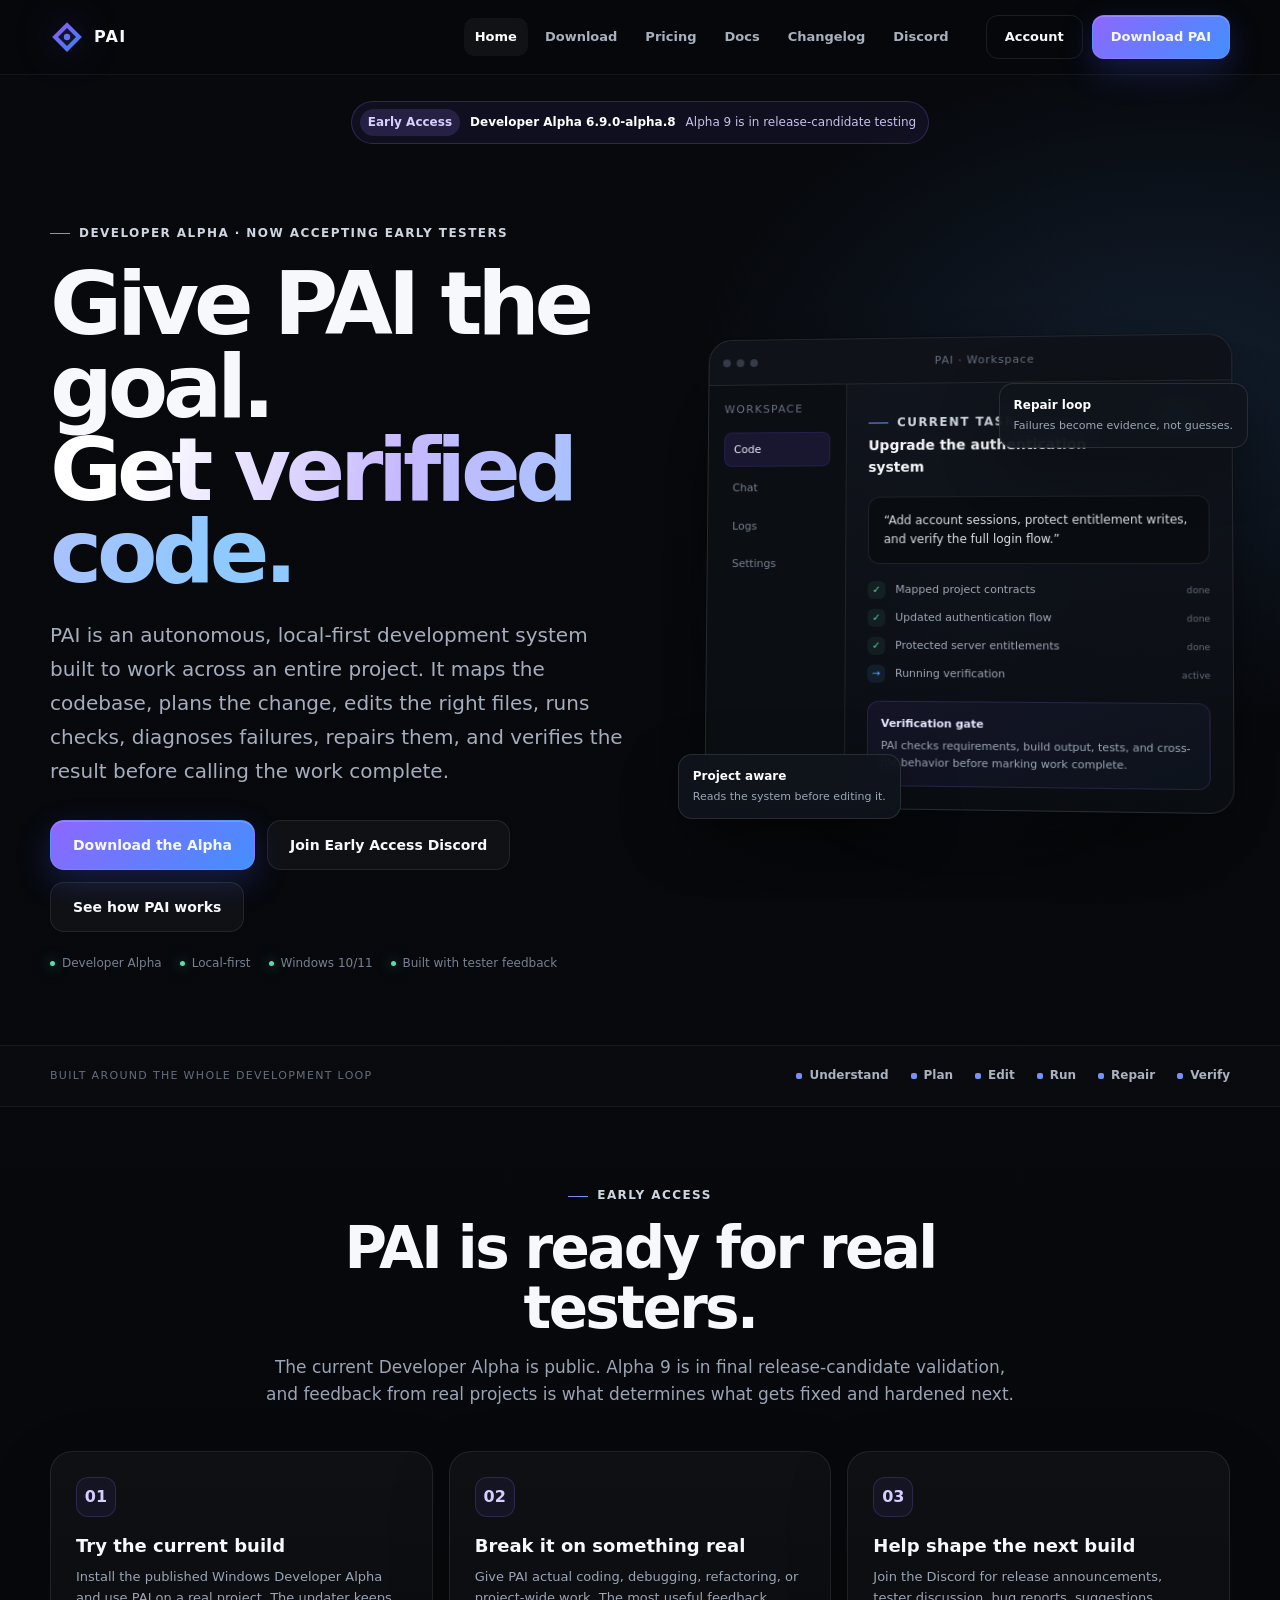
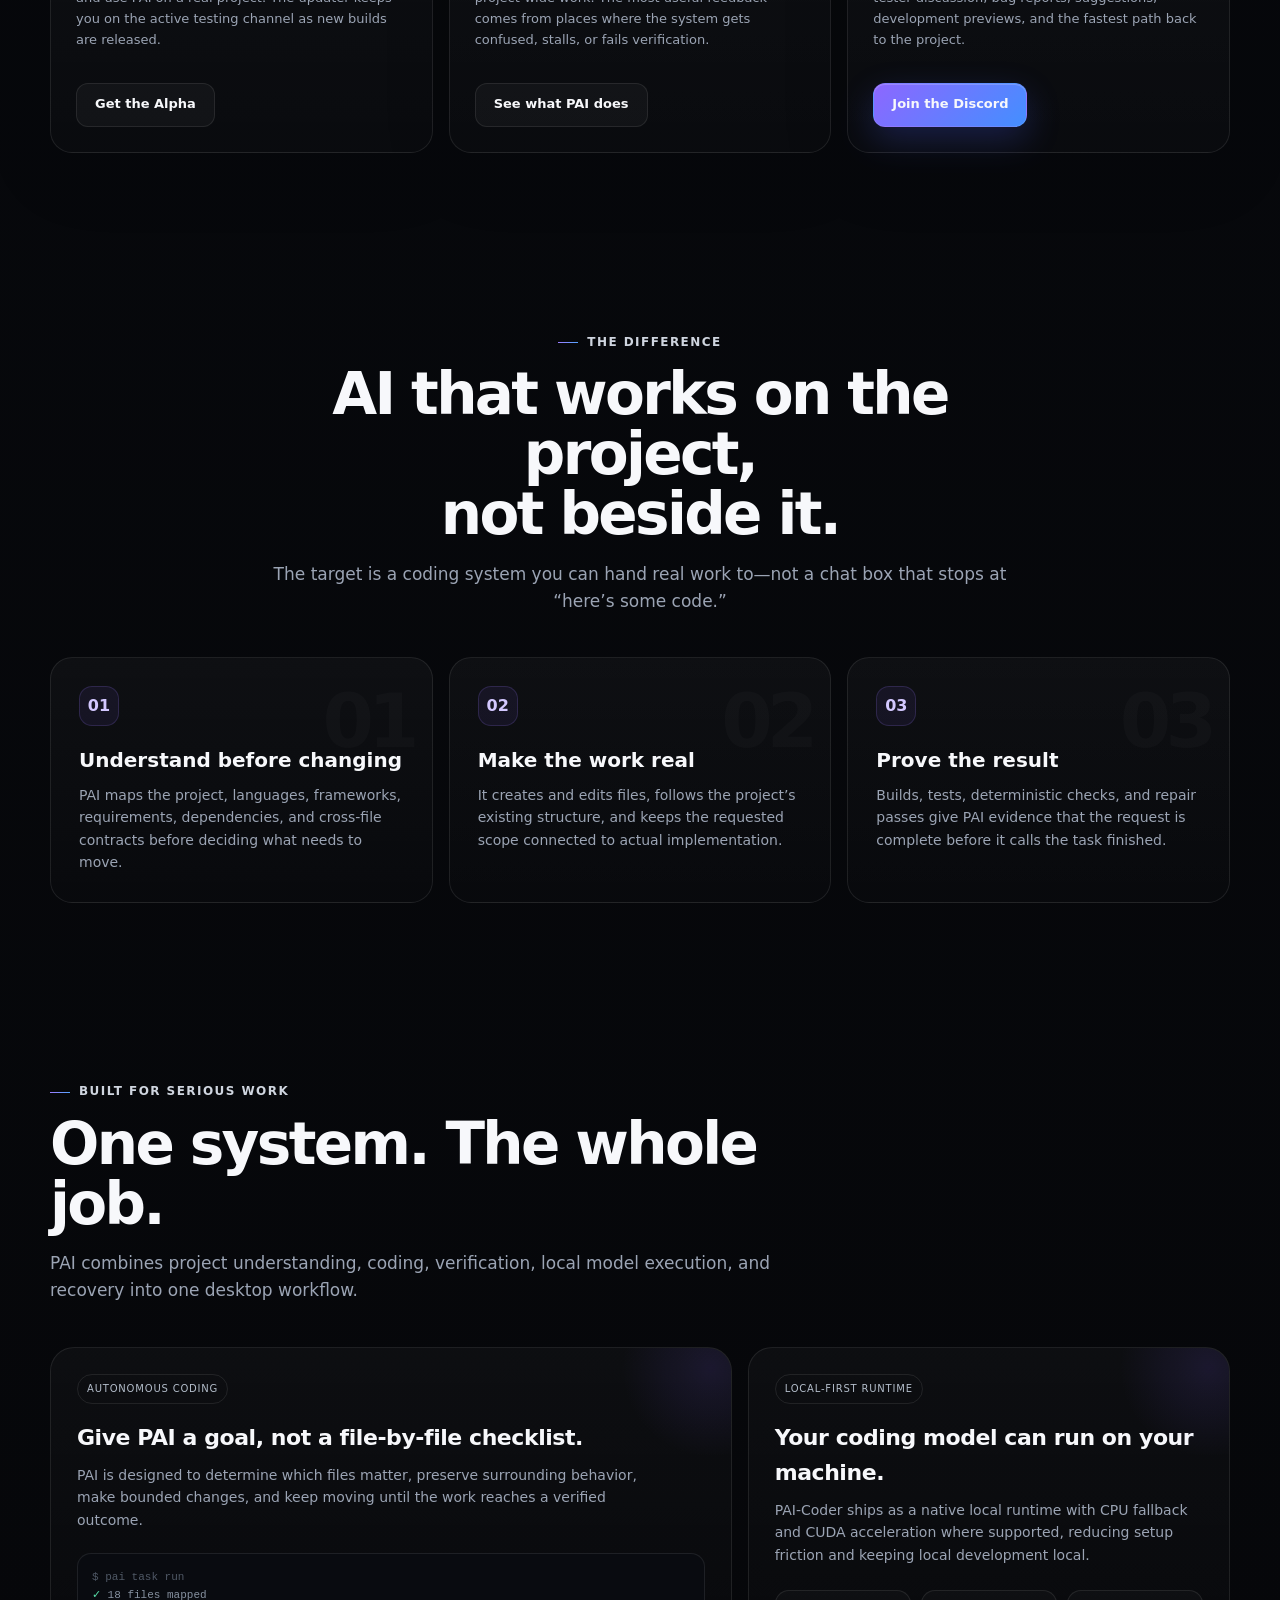
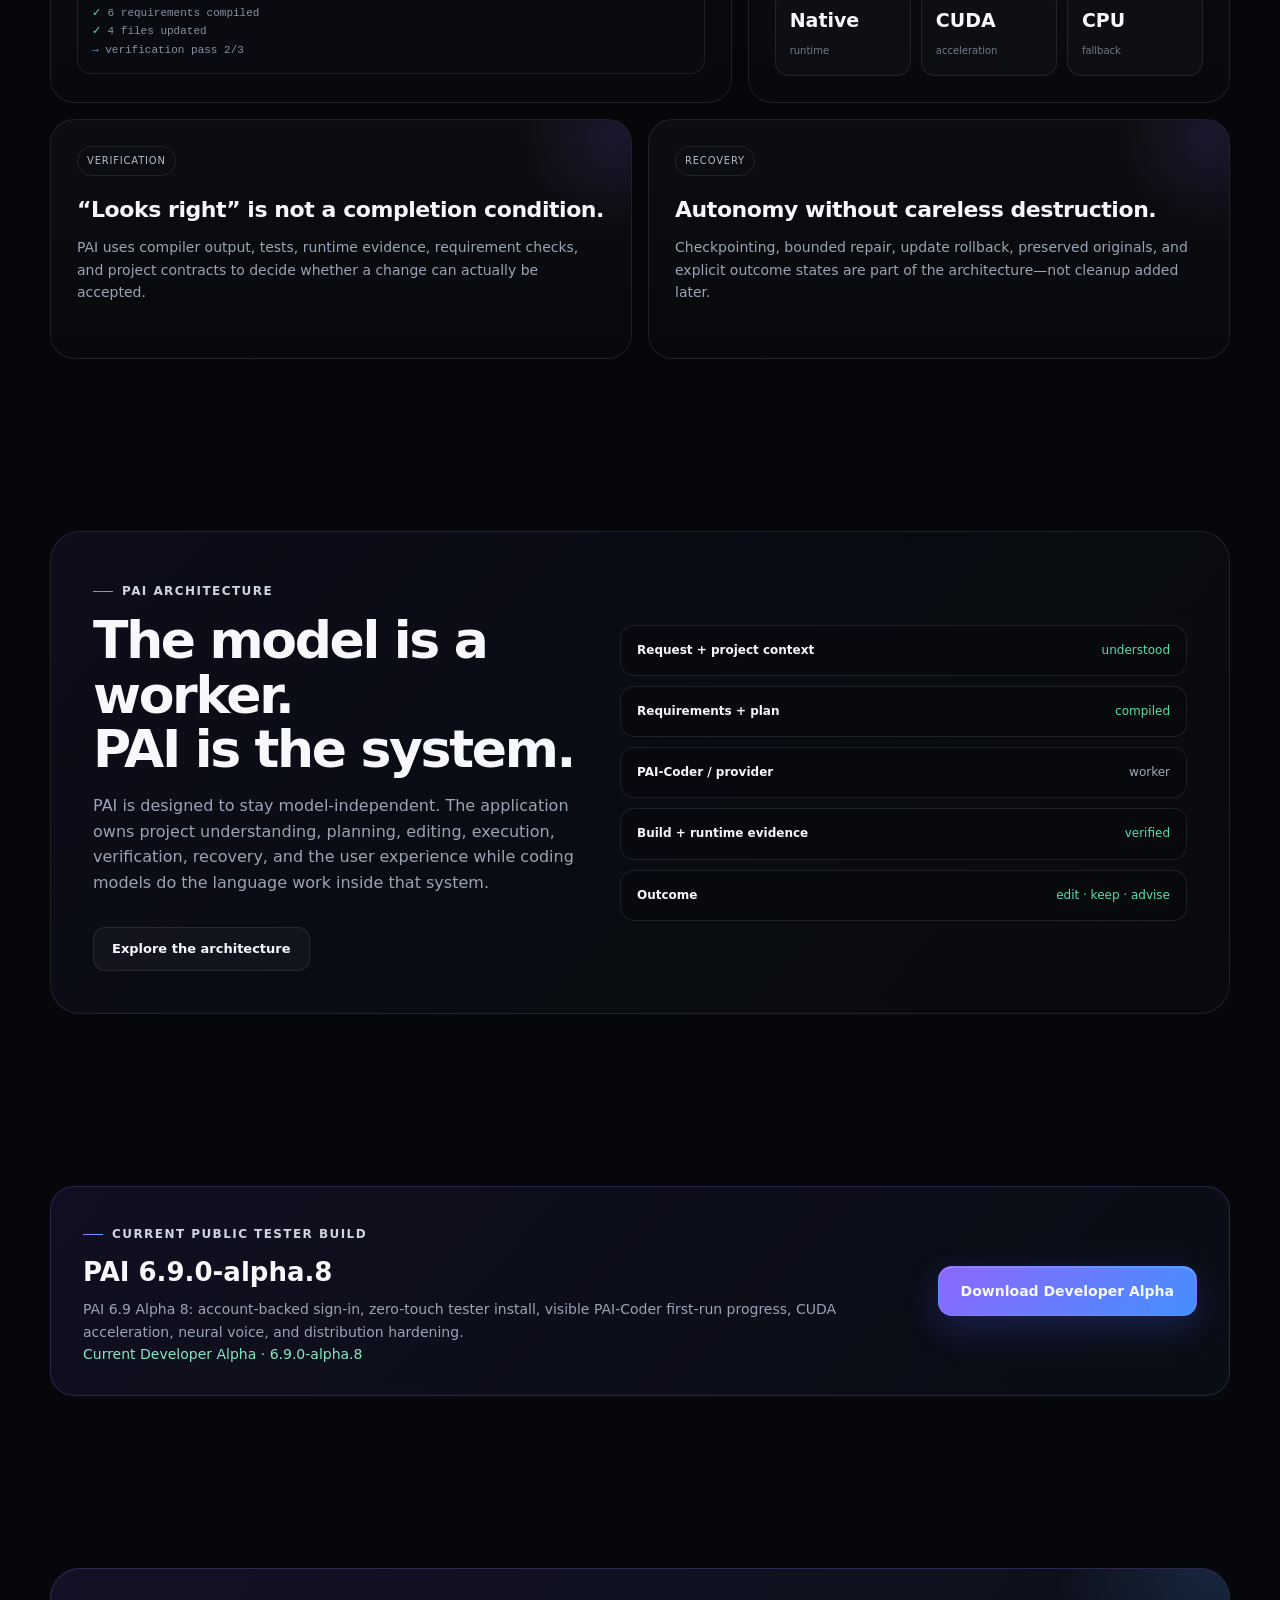
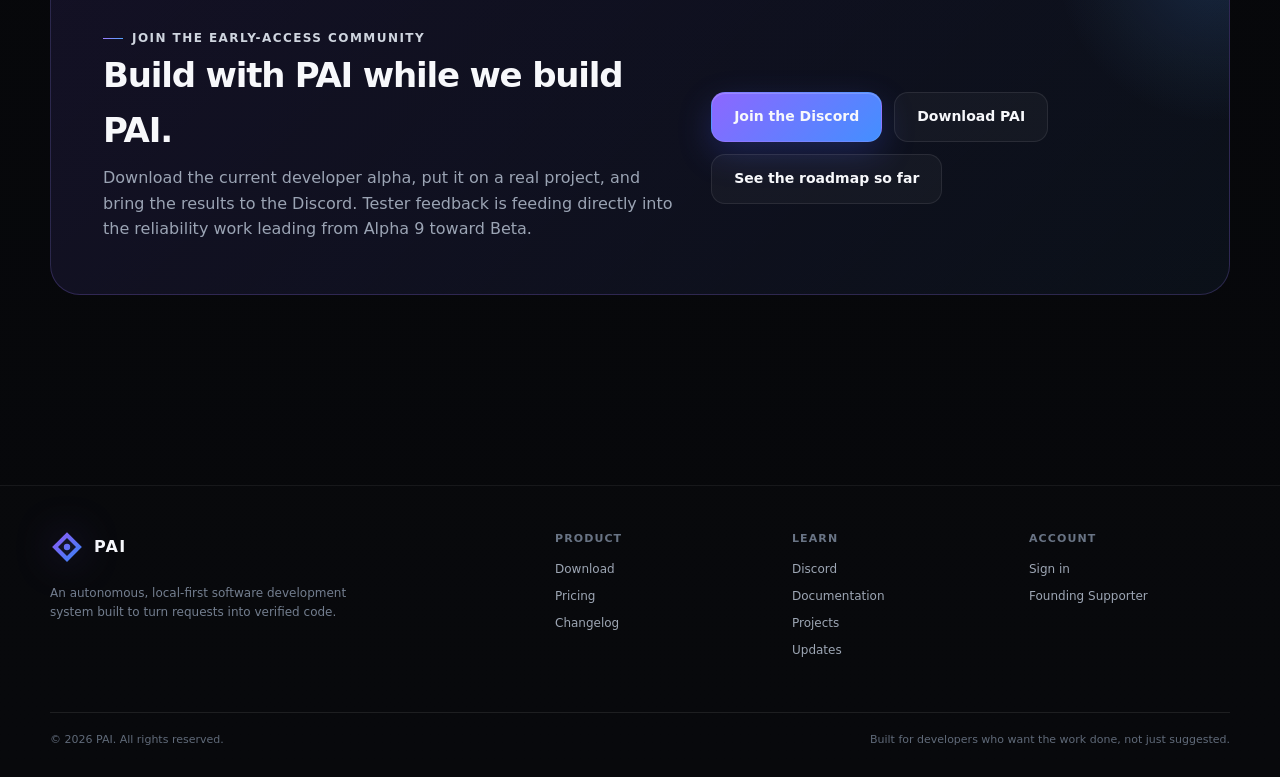
<file: index.html>
<!doctype html><html lang="en" data-release-channel="developer"><head><meta charset="utf-8"><meta name="viewport" content="width=device-width,initial-scale=1"><meta name="theme-color" content="#06070a"><title>PAI — Autonomous software development for real projects</title><meta name="description" content="PAI is a local-first autonomous development system that understands projects, writes code, tests, repairs failures, and verifies results. Join the developer alpha and help shape what comes next."><link rel="canonical" href="https://paicoding.net/"><meta property="og:title" content="PAI — Autonomous software development"><meta property="og:description" content="Give PAI a development goal. It maps the project, makes the changes, runs verification, repairs failures, and keeps working toward a verified result."><meta property="og:type" content="website"><meta property="og:url" content="https://paicoding.net/"><meta name="twitter:card" content="summary"><meta name="twitter:title" content="PAI — Autonomous software development"><meta name="twitter:description" content="Join the PAI developer alpha and help test an autonomous, local-first coding system built for real projects."><link rel="icon" href="assets/img/pai-mark.svg"><link rel="stylesheet" href="assets/css/styles.css"></head><body>
<div class="nav-wrap"><div class="container nav">
<a class="brand" href="index.html"><img src="assets/img/pai-mark.svg" alt="PAI"><span>PAI</span></a>
<nav class="nav-links" id="site-nav">
<a class="active" href="index.html">Home</a>
<a href="download.html">Download</a>
<a href="pricing.html">Pricing</a>
<a href="docs.html">Docs</a>
<a href="changelog.html">Changelog</a>
<a href="https://discord.gg/caHGyXsV8p" target="_blank" rel="noopener noreferrer">Discord</a>
</nav>
<div class="nav-actions"><a class="btn ghost" href="account.html">Account</a><a class="btn primary" href="download.html">Download PAI</a><button class="mobile-toggle" type="button" aria-label="Toggle navigation" aria-controls="site-nav" aria-expanded="false"><span></span><span></span><span></span></button></div>
</div></div>
<main>
<div class="announcement"><span class="pill">Early Access</span><strong>Developer Alpha <span data-version>6.9.0-alpha.8</span></strong><span>Alpha 9 is in release-candidate testing</span></div>
<section class="hero"><div class="container hero-grid">
<div class="hero-copy" data-reveal>
<span class="kicker">Developer alpha · now accepting early testers</span>
<h1>Give PAI the goal.<br><span class="gradient-text">Get verified code.</span></h1>
<p>PAI is an autonomous, local-first development system built to work across an entire project. It maps the codebase, plans the change, edits the right files, runs checks, diagnoses failures, repairs them, and verifies the result before calling the work complete.</p>
<div class="hero-actions"><a class="btn primary large" href="download.html">Download the Alpha</a><a class="btn large" href="https://discord.gg/caHGyXsV8p" target="_blank" rel="noopener noreferrer">Join Early Access Discord</a><a class="btn large" href="#how-it-works">See how PAI works</a></div>
<div class="hero-meta"><span>Developer Alpha</span><span>Local-first</span><span>Windows 10/11</span><span>Built with tester feedback</span></div>
</div>
<div class="product-stage" data-reveal>
<div class="app-window">
<div class="app-top"><div class="window-dots"><span class="window-dot"></span><span class="window-dot"></span><span class="window-dot"></span></div><div class="app-title">PAI · Workspace</div></div>
<div class="app-body"><aside class="app-side"><div class="mini-brand">Workspace</div><div class="app-nav"><span class="active">Code</span><span>Chat</span><span>Logs</span><span>Settings</span></div></aside>
<div class="app-main"><div class="task-header"><div><span class="kicker">Current task</span><h3>Upgrade the authentication system</h3></div><span class="status-chip">Working</span></div>
<div class="prompt-box">“Add account sessions, protect entitlement writes, and verify the full login flow.”</div>
<div class="progress-list">
<div class="progress-row"><span class="progress-icon">✓</span><span>Mapped project contracts</span><small>done</small></div>
<div class="progress-row"><span class="progress-icon">✓</span><span>Updated authentication flow</span><small>done</small></div>
<div class="progress-row"><span class="progress-icon">✓</span><span>Protected server entitlements</span><small>done</small></div>
<div class="progress-row active"><span class="progress-icon">→</span><span>Running verification</span><small>active</small></div>
</div>
<div class="verify-card"><strong>Verification gate</strong>PAI checks requirements, build output, tests, and cross-file behavior before marking work complete.</div>
</div></div></div>
<div class="float-card one"><strong>Project aware</strong>Reads the system before editing it.</div>
<div class="float-card two"><strong>Repair loop</strong>Failures become evidence, not guesses.</div>
</div>
</div></section>

<div class="logo-strip"><div class="container logo-strip-inner"><span class="logo-strip-label">Built around the whole development loop</span><div class="signal-list"><span>Understand</span><span>Plan</span><span>Edit</span><span>Run</span><span>Repair</span><span>Verify</span></div></div></div>

<section class="section compact"><div class="container">
<div class="section-head centered" data-reveal><span class="kicker">Early access</span><h2>PAI is ready for real testers.</h2><p>The current Developer Alpha is public. Alpha 9 is in final release-candidate validation, and feedback from real projects is what determines what gets fixed and hardened next.</p></div>
<div class="grid-3">
<article class="card" data-reveal><div class="icon">01</div><h3>Try the current build</h3><p>Install the published Windows Developer Alpha and use PAI on a real project. The updater keeps you on the active testing channel as new builds are released.</p><div class="hero-actions"><a class="btn" href="download.html">Get the Alpha</a></div></article>
<article class="card" data-reveal><div class="icon">02</div><h3>Break it on something real</h3><p>Give PAI actual coding, debugging, refactoring, or project-wide work. The most useful feedback comes from places where the system gets confused, stalls, or fails verification.</p><div class="hero-actions"><a class="btn" href="docs.html">See what PAI does</a></div></article>
<article class="card" data-reveal><div class="icon">03</div><h3>Help shape the next build</h3><p>Join the Discord for release announcements, tester discussion, bug reports, suggestions, development previews, and the fastest path back to the project.</p><div class="hero-actions"><a class="btn primary" href="https://discord.gg/caHGyXsV8p" target="_blank" rel="noopener noreferrer">Join the Discord</a></div></article>
</div></div></section>

<section class="section" id="how-it-works"><div class="container">
<div class="section-head centered" data-reveal><span class="kicker">The difference</span><h2>AI that works on the project,<br>not beside it.</h2><p>The target is a coding system you can hand real work to—not a chat box that stops at “here’s some code.”</p></div>
<div class="workflow-grid">
<article class="workflow-card" data-step="01" data-reveal><div class="step-icon">01</div><h3>Understand before changing</h3><p>PAI maps the project, languages, frameworks, requirements, dependencies, and cross-file contracts before deciding what needs to move.</p></article>
<article class="workflow-card" data-step="02" data-reveal><div class="step-icon">02</div><h3>Make the work real</h3><p>It creates and edits files, follows the project’s existing structure, and keeps the requested scope connected to actual implementation.</p></article>
<article class="workflow-card" data-step="03" data-reveal><div class="step-icon">03</div><h3>Prove the result</h3><p>Builds, tests, deterministic checks, and repair passes give PAI evidence that the request is complete before it calls the task finished.</p></article>
</div></div></section>

<section class="section compact"><div class="container">
<div class="section-head" data-reveal><span class="kicker">Built for serious work</span><h2>One system. The whole job.</h2><p>PAI combines project understanding, coding, verification, local model execution, and recovery into one desktop workflow.</p></div>
<div class="bento">
<article class="bento-card large" data-reveal><span class="feature-tag">Autonomous coding</span><h3>Give PAI a goal, not a file-by-file checklist.</h3><p>PAI is designed to determine which files matter, preserve surrounding behavior, make bounded changes, and keep moving until the work reaches a verified outcome.</p><div class="mini-terminal"><span class="dim">$ pai task run</span><br><span class="ok">✓</span> 18 files mapped<br><span class="ok">✓</span> 6 requirements compiled<br><span class="ok">✓</span> 4 files updated<br><span class="run">→</span> verification pass 2/3</div></article>
<article class="bento-card medium" data-reveal><span class="feature-tag">Local-first runtime</span><h3>Your coding model can run on your machine.</h3><p>PAI-Coder ships as a native local runtime with CPU fallback and CUDA acceleration where supported, reducing setup friction and keeping local development local.</p><div class="metric-row"><div class="metric"><strong>Native</strong><span>runtime</span></div><div class="metric"><strong>CUDA</strong><span>acceleration</span></div><div class="metric"><strong>CPU</strong><span>fallback</span></div></div></article>
<article class="bento-card half" data-reveal><span class="feature-tag">Verification</span><h3>“Looks right” is not a completion condition.</h3><p>PAI uses compiler output, tests, runtime evidence, requirement checks, and project contracts to decide whether a change can actually be accepted.</p></article>
<article class="bento-card half" data-reveal><span class="feature-tag">Recovery</span><h3>Autonomy without careless destruction.</h3><p>Checkpointing, bounded repair, update rollback, preserved originals, and explicit outcome states are part of the architecture—not cleanup added later.</p></article>
</div></div></section>

<section class="section"><div class="container"><div class="architecture" data-reveal>
<div><span class="kicker">PAI architecture</span><h2>The model is a worker.<br>PAI is the system.</h2><p>PAI is designed to stay model-independent. The application owns project understanding, planning, editing, execution, verification, recovery, and the user experience while coding models do the language work inside that system.</p><div class="hero-actions"><a class="btn" href="docs.html">Explore the architecture</a></div></div>
<div class="stack"><div class="stack-row"><strong>Request + project context</strong><span class="state">understood</span></div><div class="stack-row"><strong>Requirements + plan</strong><span class="state">compiled</span></div><div class="stack-row"><strong>PAI-Coder / provider</strong><span>worker</span></div><div class="stack-row"><strong>Build + runtime evidence</strong><span class="state">verified</span></div><div class="stack-row"><strong>Outcome</strong><span class="state">edit · keep · advise</span></div></div>
</div></div></section>

<section class="section compact"><div class="container"><div class="release-banner" data-reveal><div><span class="kicker">Current public tester build</span><h3>PAI <span data-version>6.9.0-alpha.8</span></h3><p data-release-notes>Account-backed sign-in, zero-touch tester install, visible PAI-Coder first-run progress, CUDA acceleration, neural voice, and distribution hardening.</p><p class="release-status" data-release-status>Checking current release…</p></div><a class="btn primary large" data-download href="download.html">Download Developer Alpha</a></div></div></section>

<section class="section"><div class="container"><div class="cta" data-reveal><div><span class="kicker">Join the early-access community</span><h2>Build with PAI while we build PAI.</h2><p>Download the current developer alpha, put it on a real project, and bring the results to the Discord. Tester feedback is feeding directly into the reliability work leading from Alpha 9 toward Beta.</p></div><div class="hero-actions"><a class="btn primary large" href="https://discord.gg/caHGyXsV8p" target="_blank" rel="noopener noreferrer">Join the Discord</a><a class="btn large" href="download.html">Download PAI</a><a class="btn large" href="changelog.html">See the roadmap so far</a></div></div></div></section>
</main>
<footer><div class="container footer">
<div class="footer-brand"><a class="brand" href="index.html"><img src="assets/img/pai-mark.svg" alt="PAI"><span>PAI</span></a><p>An autonomous, local-first software development system built to turn requests into verified code.</p></div>
<div class="footer-col"><h4>Product</h4><a href="download.html">Download</a><a href="pricing.html">Pricing</a><a href="changelog.html">Changelog</a></div>
<div class="footer-col"><h4>Learn</h4><a href="https://discord.gg/caHGyXsV8p" target="_blank" rel="noopener noreferrer">Discord</a><a href="docs.html">Documentation</a><a href="docs.html#projects">Projects</a><a href="docs.html#updates">Updates</a></div>
<div class="footer-col"><h4>Account</h4><a href="account.html">Sign in</a><a href="pricing.html">Founding Supporter</a></div>
</div><div class="container footer-bottom"><span>© <span data-year></span> PAI. All rights reserved.</span><span>Built for developers who want the work done, not just suggested.</span></div></footer>
<script src="assets/js/site.js"></script></body></html>
</file>
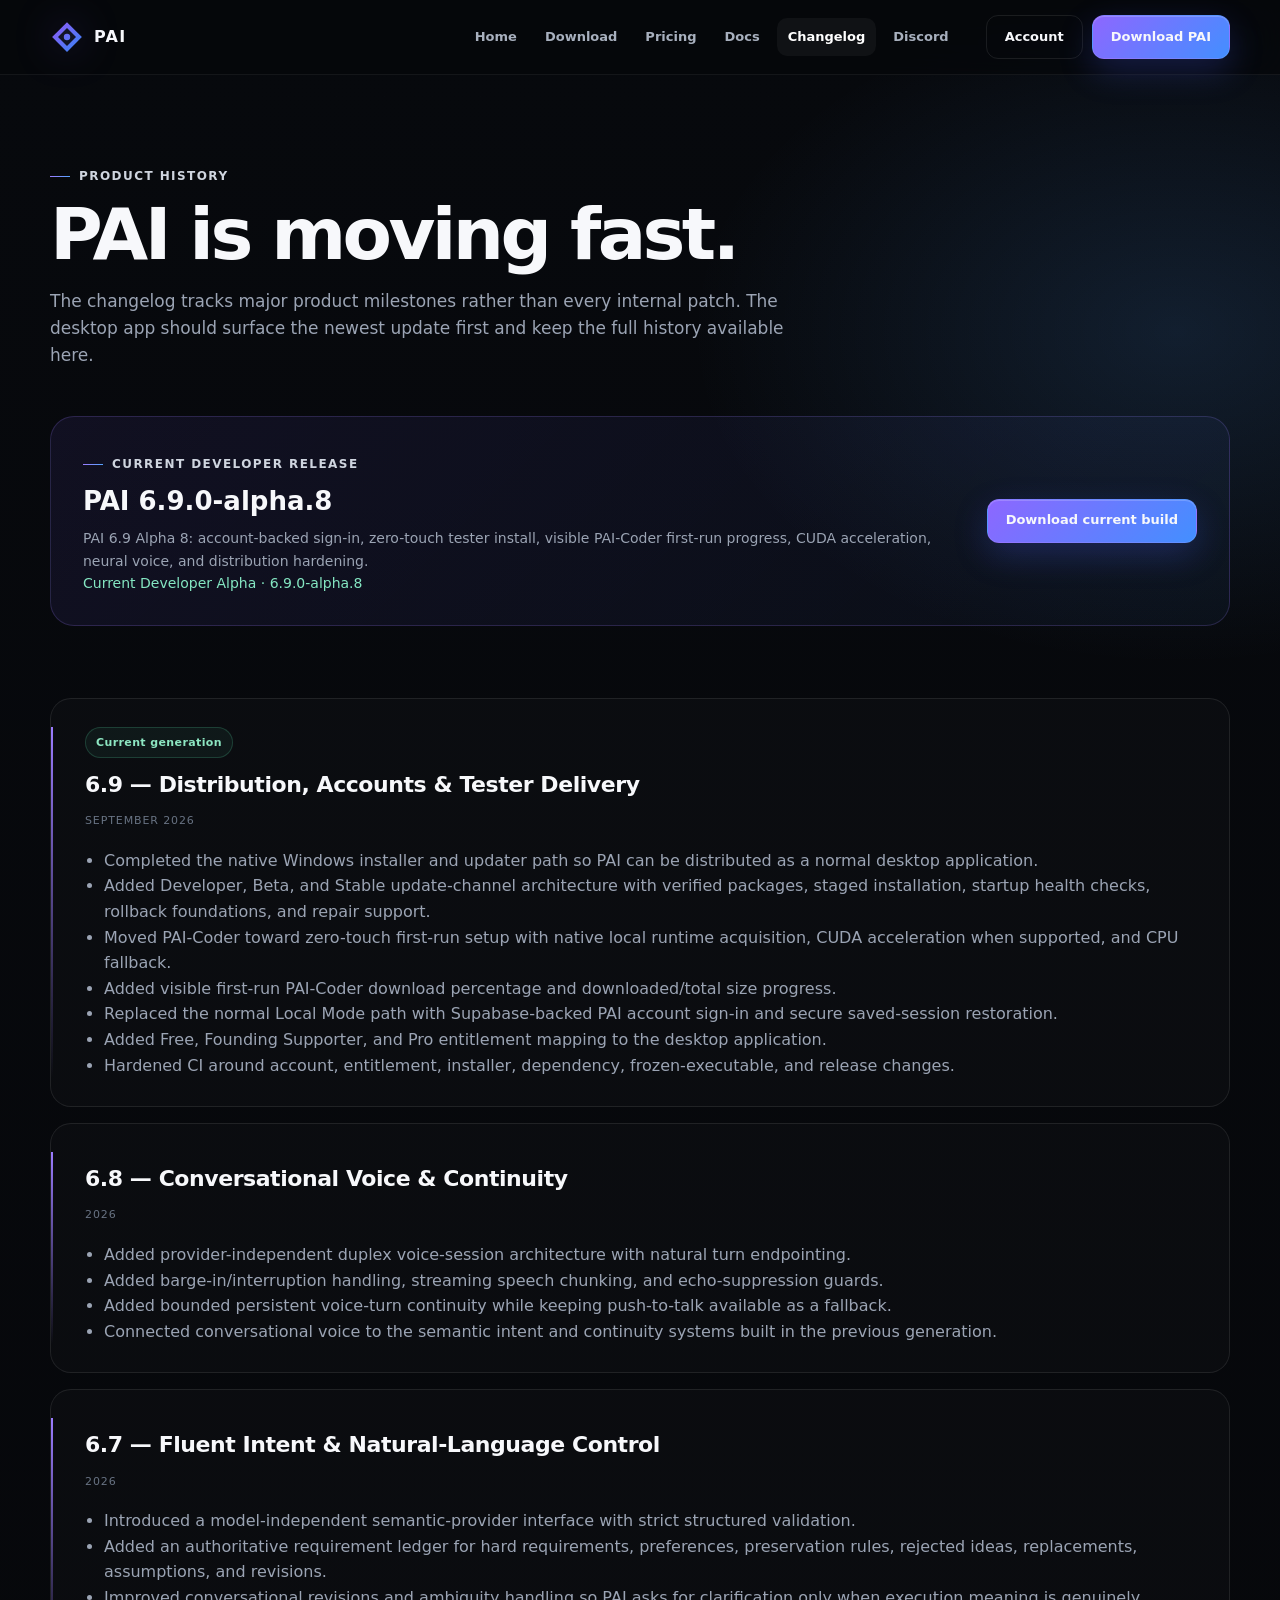
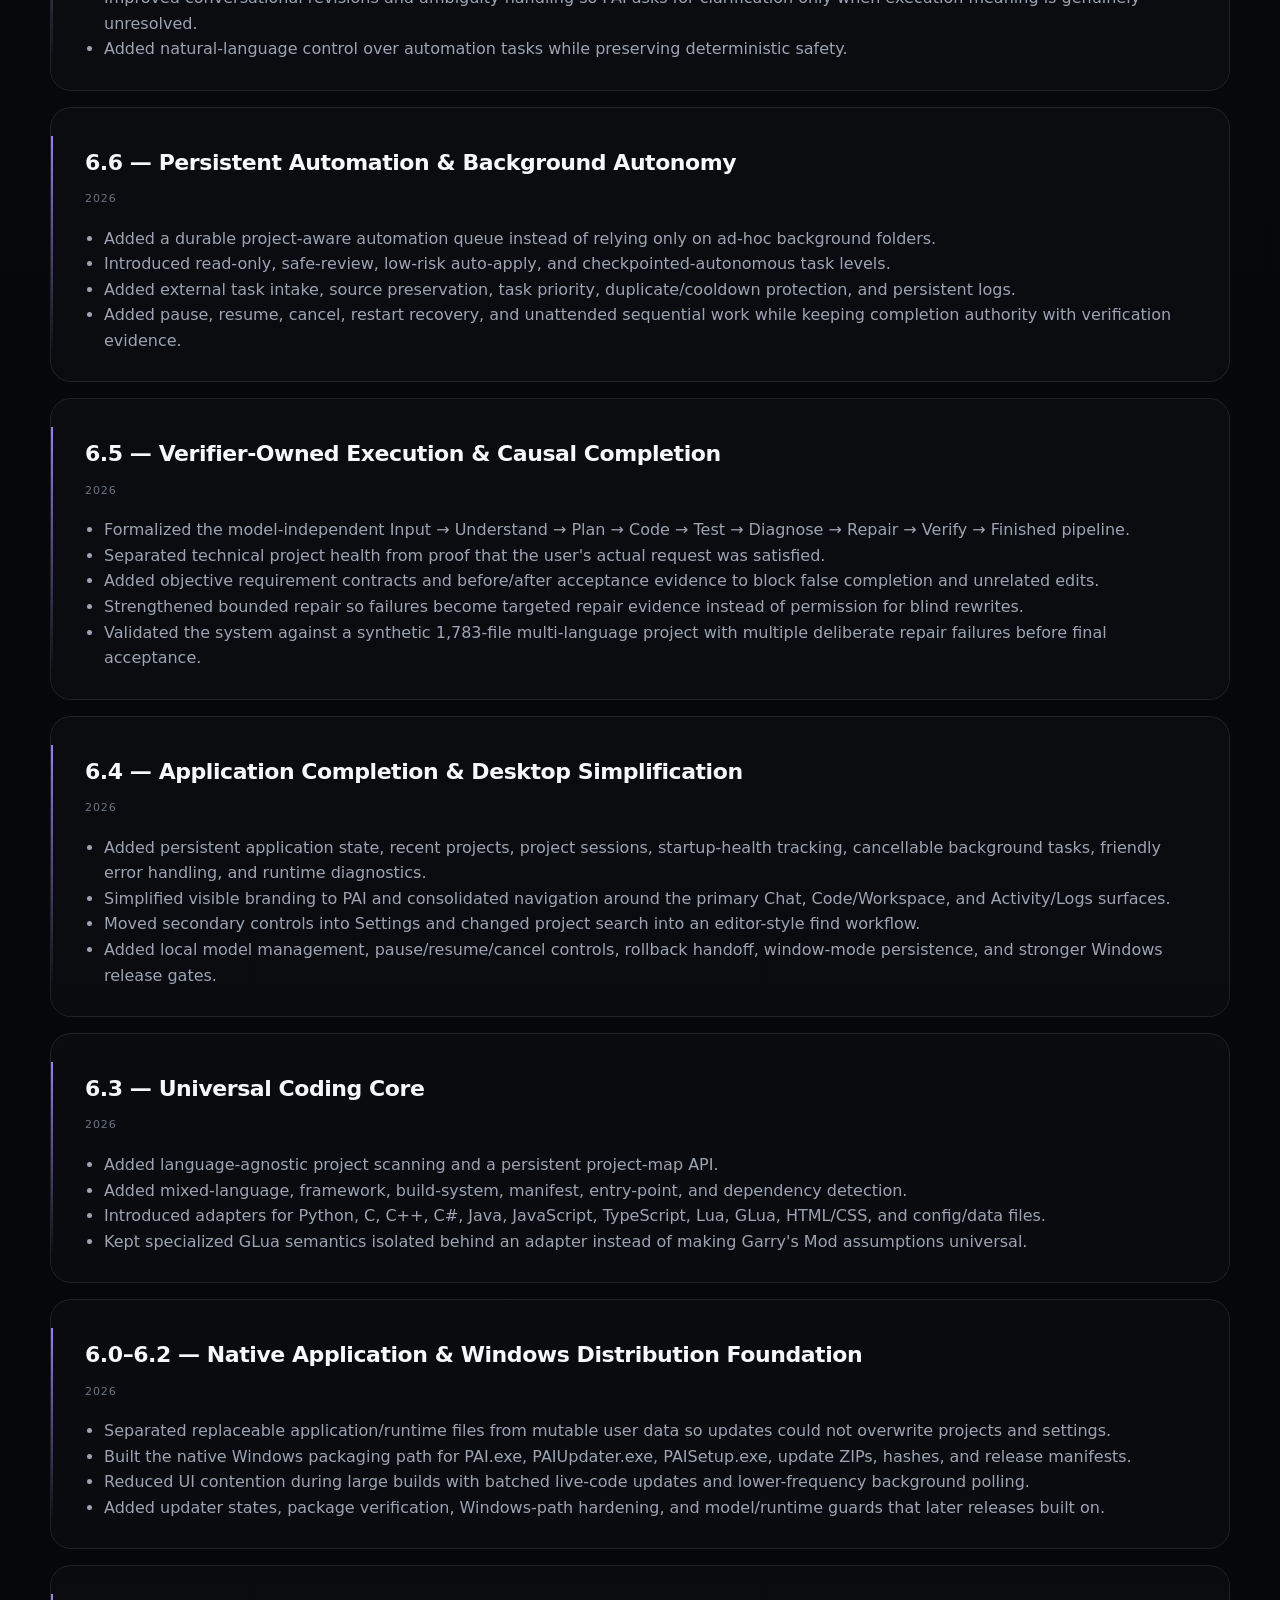
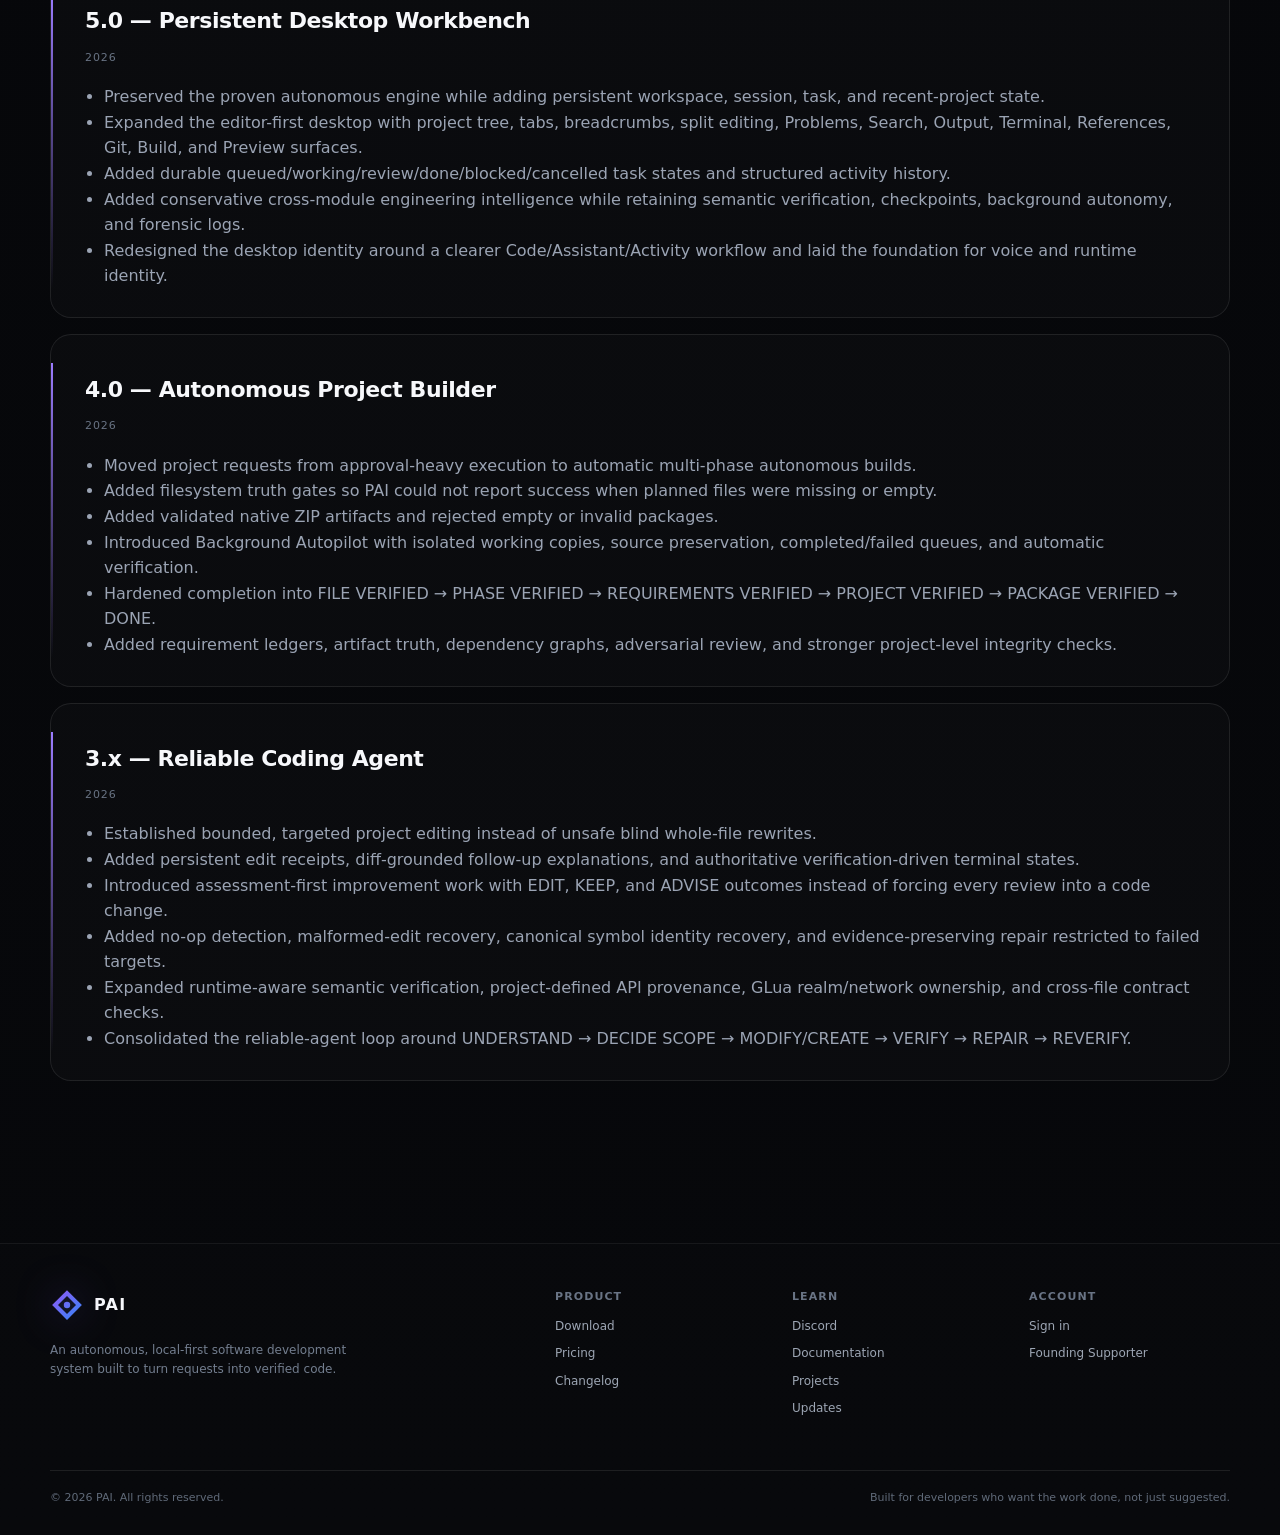
<file: changelog.html>
<!doctype html><html lang="en"><head><meta charset="utf-8"><meta name="viewport" content="width=device-width,initial-scale=1"><meta name="theme-color" content="#06070a"><title>PAI Changelog</title><meta name="description" content="Major PAI development milestones and release notes."><link rel="icon" href="assets/img/pai-mark.svg"><link rel="stylesheet" href="assets/css/styles.css"></head><body>
<div class="nav-wrap"><div class="container nav"><a class="brand" href="index.html"><img src="assets/img/pai-mark.svg" alt="PAI"><span>PAI</span></a><nav class="nav-links" id="site-nav"><a href="index.html">Home</a><a href="download.html">Download</a><a href="pricing.html">Pricing</a><a href="docs.html">Docs</a><a class="active" href="changelog.html">Changelog</a>
<a href="https://discord.gg/caHGyXsV8p" target="_blank" rel="noopener noreferrer">Discord</a></nav><div class="nav-actions"><a class="btn ghost" href="account.html">Account</a><a class="btn primary" href="download.html">Download PAI</a><button class="mobile-toggle" type="button" aria-label="Toggle navigation" aria-controls="site-nav" aria-expanded="false"><span></span><span></span><span></span></button></div></div></div>
<main class="container">
<section class="page-hero"><span class="kicker">Product history</span><h1>PAI is moving fast.</h1><p>The changelog tracks major product milestones rather than every internal patch. The desktop app should surface the newest update first and keep the full history available here.</p></section>
<section class="release-banner" data-reveal><div><span class="kicker">Current developer release</span><h3>PAI <span data-version>6.9.0-alpha.7</span></h3><p data-release-notes>Native PAI-Coder, automatic first-run model/runtime setup, CUDA acceleration, neural voice, and desktop fixes.</p><p class="release-status" data-release-status>Checking current release…</p></div><a class="btn primary" href="download.html">Download current build</a></section>
<section class="section compact"><div class="changelog">
<article class="release" data-reveal><span class="badge">Current generation</span><h3>6.9 — Distribution, Accounts & Tester Delivery</h3><time>September 2026</time><ul>
<li>Completed the native Windows installer and updater path so PAI can be distributed as a normal desktop application.</li>
<li>Added Developer, Beta, and Stable update-channel architecture with verified packages, staged installation, startup health checks, rollback foundations, and repair support.</li>
<li>Moved PAI-Coder toward zero-touch first-run setup with native local runtime acquisition, CUDA acceleration when supported, and CPU fallback.</li>
<li>Added visible first-run PAI-Coder download percentage and downloaded/total size progress.</li>
<li>Replaced the normal Local Mode path with Supabase-backed PAI account sign-in and secure saved-session restoration.</li>
<li>Added Free, Founding Supporter, and Pro entitlement mapping to the desktop application.</li>
<li>Hardened CI around account, entitlement, installer, dependency, frozen-executable, and release changes.</li>
</ul></article>

<article class="release" data-reveal><h3>6.8 — Conversational Voice & Continuity</h3><time>2026</time><ul>
<li>Added provider-independent duplex voice-session architecture with natural turn endpointing.</li>
<li>Added barge-in/interruption handling, streaming speech chunking, and echo-suppression guards.</li>
<li>Added bounded persistent voice-turn continuity while keeping push-to-talk available as a fallback.</li>
<li>Connected conversational voice to the semantic intent and continuity systems built in the previous generation.</li>
</ul></article>

<article class="release" data-reveal><h3>6.7 — Fluent Intent & Natural-Language Control</h3><time>2026</time><ul>
<li>Introduced a model-independent semantic-provider interface with strict structured validation.</li>
<li>Added an authoritative requirement ledger for hard requirements, preferences, preservation rules, rejected ideas, replacements, assumptions, and revisions.</li>
<li>Improved conversational revisions and ambiguity handling so PAI asks for clarification only when execution meaning is genuinely unresolved.</li>
<li>Added natural-language control over automation tasks while preserving deterministic safety.</li>
</ul></article>

<article class="release" data-reveal><h3>6.6 — Persistent Automation & Background Autonomy</h3><time>2026</time><ul>
<li>Added a durable project-aware automation queue instead of relying only on ad-hoc background folders.</li>
<li>Introduced read-only, safe-review, low-risk auto-apply, and checkpointed-autonomous task levels.</li>
<li>Added external task intake, source preservation, task priority, duplicate/cooldown protection, and persistent logs.</li>
<li>Added pause, resume, cancel, restart recovery, and unattended sequential work while keeping completion authority with verification evidence.</li>
</ul></article>

<article class="release" data-reveal><h3>6.5 — Verifier-Owned Execution & Causal Completion</h3><time>2026</time><ul>
<li>Formalized the model-independent Input → Understand → Plan → Code → Test → Diagnose → Repair → Verify → Finished pipeline.</li>
<li>Separated technical project health from proof that the user's actual request was satisfied.</li>
<li>Added objective requirement contracts and before/after acceptance evidence to block false completion and unrelated edits.</li>
<li>Strengthened bounded repair so failures become targeted repair evidence instead of permission for blind rewrites.</li>
<li>Validated the system against a synthetic 1,783-file multi-language project with multiple deliberate repair failures before final acceptance.</li>
</ul></article>

<article class="release" data-reveal><h3>6.4 — Application Completion & Desktop Simplification</h3><time>2026</time><ul>
<li>Added persistent application state, recent projects, project sessions, startup-health tracking, cancellable background tasks, friendly error handling, and runtime diagnostics.</li>
<li>Simplified visible branding to PAI and consolidated navigation around the primary Chat, Code/Workspace, and Activity/Logs surfaces.</li>
<li>Moved secondary controls into Settings and changed project search into an editor-style find workflow.</li>
<li>Added local model management, pause/resume/cancel controls, rollback handoff, window-mode persistence, and stronger Windows release gates.</li>
</ul></article>

<article class="release" data-reveal><h3>6.3 — Universal Coding Core</h3><time>2026</time><ul>
<li>Added language-agnostic project scanning and a persistent project-map API.</li>
<li>Added mixed-language, framework, build-system, manifest, entry-point, and dependency detection.</li>
<li>Introduced adapters for Python, C, C++, C#, Java, JavaScript, TypeScript, Lua, GLua, HTML/CSS, and config/data files.</li>
<li>Kept specialized GLua semantics isolated behind an adapter instead of making Garry's Mod assumptions universal.</li>
</ul></article>

<article class="release" data-reveal><h3>6.0–6.2 — Native Application & Windows Distribution Foundation</h3><time>2026</time><ul>
<li>Separated replaceable application/runtime files from mutable user data so updates could not overwrite projects and settings.</li>
<li>Built the native Windows packaging path for PAI.exe, PAIUpdater.exe, PAISetup.exe, update ZIPs, hashes, and release manifests.</li>
<li>Reduced UI contention during large builds with batched live-code updates and lower-frequency background polling.</li>
<li>Added updater states, package verification, Windows-path hardening, and model/runtime guards that later releases built on.</li>
</ul></article>

<article class="release" data-reveal><h3>5.0 — Persistent Desktop Workbench</h3><time>2026</time><ul>
<li>Preserved the proven autonomous engine while adding persistent workspace, session, task, and recent-project state.</li>
<li>Expanded the editor-first desktop with project tree, tabs, breadcrumbs, split editing, Problems, Search, Output, Terminal, References, Git, Build, and Preview surfaces.</li>
<li>Added durable queued/working/review/done/blocked/cancelled task states and structured activity history.</li>
<li>Added conservative cross-module engineering intelligence while retaining semantic verification, checkpoints, background autonomy, and forensic logs.</li>
<li>Redesigned the desktop identity around a clearer Code/Assistant/Activity workflow and laid the foundation for voice and runtime identity.</li>
</ul></article>

<article class="release" data-reveal><h3>4.0 — Autonomous Project Builder</h3><time>2026</time><ul>
<li>Moved project requests from approval-heavy execution to automatic multi-phase autonomous builds.</li>
<li>Added filesystem truth gates so PAI could not report success when planned files were missing or empty.</li>
<li>Added validated native ZIP artifacts and rejected empty or invalid packages.</li>
<li>Introduced Background Autopilot with isolated working copies, source preservation, completed/failed queues, and automatic verification.</li>
<li>Hardened completion into FILE VERIFIED → PHASE VERIFIED → REQUIREMENTS VERIFIED → PROJECT VERIFIED → PACKAGE VERIFIED → DONE.</li>
<li>Added requirement ledgers, artifact truth, dependency graphs, adversarial review, and stronger project-level integrity checks.</li>
</ul></article>

<article class="release" data-reveal><h3>3.x — Reliable Coding Agent</h3><time>2026</time><ul>
<li>Established bounded, targeted project editing instead of unsafe blind whole-file rewrites.</li>
<li>Added persistent edit receipts, diff-grounded follow-up explanations, and authoritative verification-driven terminal states.</li>
<li>Introduced assessment-first improvement work with EDIT, KEEP, and ADVISE outcomes instead of forcing every review into a code change.</li>
<li>Added no-op detection, malformed-edit recovery, canonical symbol identity recovery, and evidence-preserving repair restricted to failed targets.</li>
<li>Expanded runtime-aware semantic verification, project-defined API provenance, GLua realm/network ownership, and cross-file contract checks.</li>
<li>Consolidated the reliable-agent loop around UNDERSTAND → DECIDE SCOPE → MODIFY/CREATE → VERIFY → REPAIR → REVERIFY.</li>
</ul></article>
</div></section>
</main>
<footer><div class="container footer"><div class="footer-brand"><a class="brand" href="index.html"><img src="assets/img/pai-mark.svg" alt="PAI"><span>PAI</span></a><p>An autonomous, local-first software development system built to turn requests into verified code.</p></div><div class="footer-col"><h4>Product</h4><a href="download.html">Download</a><a href="pricing.html">Pricing</a><a href="changelog.html">Changelog</a></div><div class="footer-col"><h4>Learn</h4><a href="https://discord.gg/caHGyXsV8p" target="_blank" rel="noopener noreferrer">Discord</a><a href="docs.html">Documentation</a><a href="docs.html#projects">Projects</a><a href="docs.html#updates">Updates</a></div><div class="footer-col"><h4>Account</h4><a href="account.html">Sign in</a><a href="pricing.html">Founding Supporter</a></div></div><div class="container footer-bottom"><span>© <span data-year></span> PAI. All rights reserved.</span><span>Built for developers who want the work done, not just suggested.</span></div></footer>
<script src="assets/js/site.js"></script></body></html>
</file>
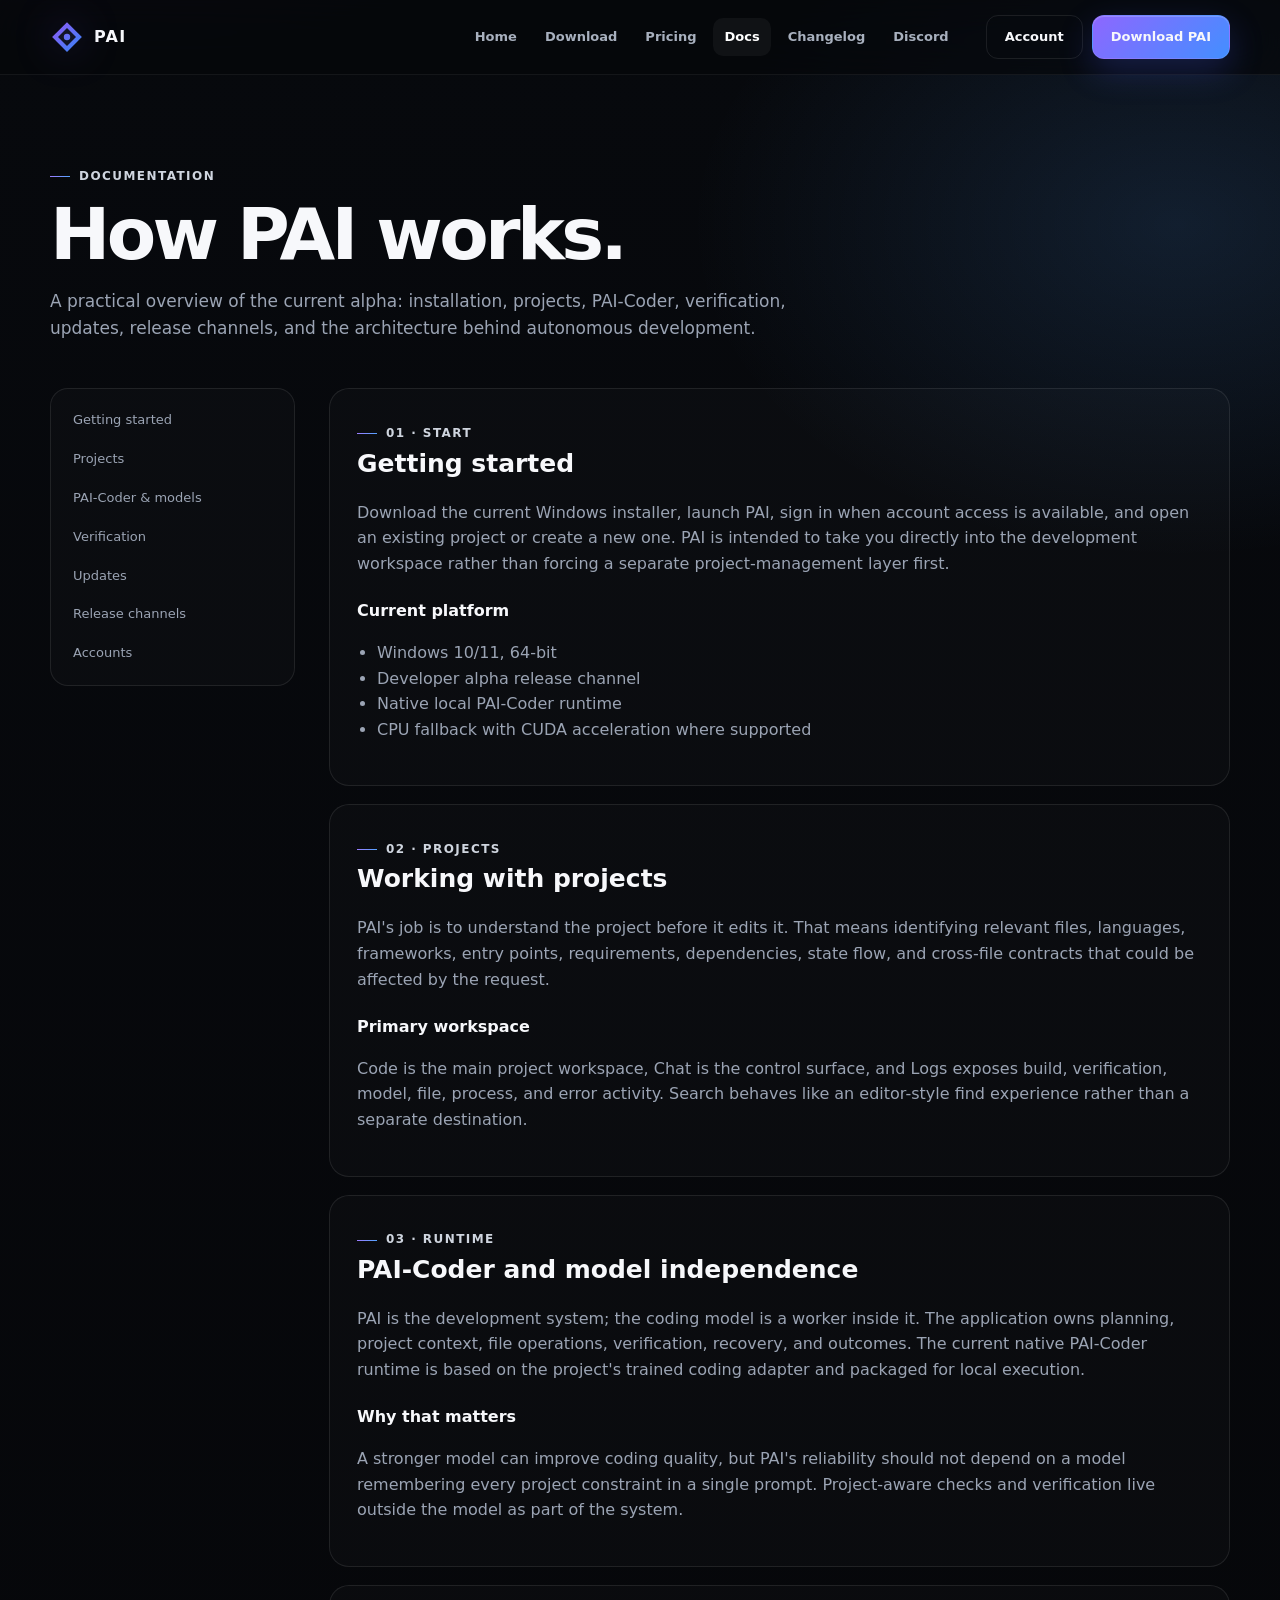
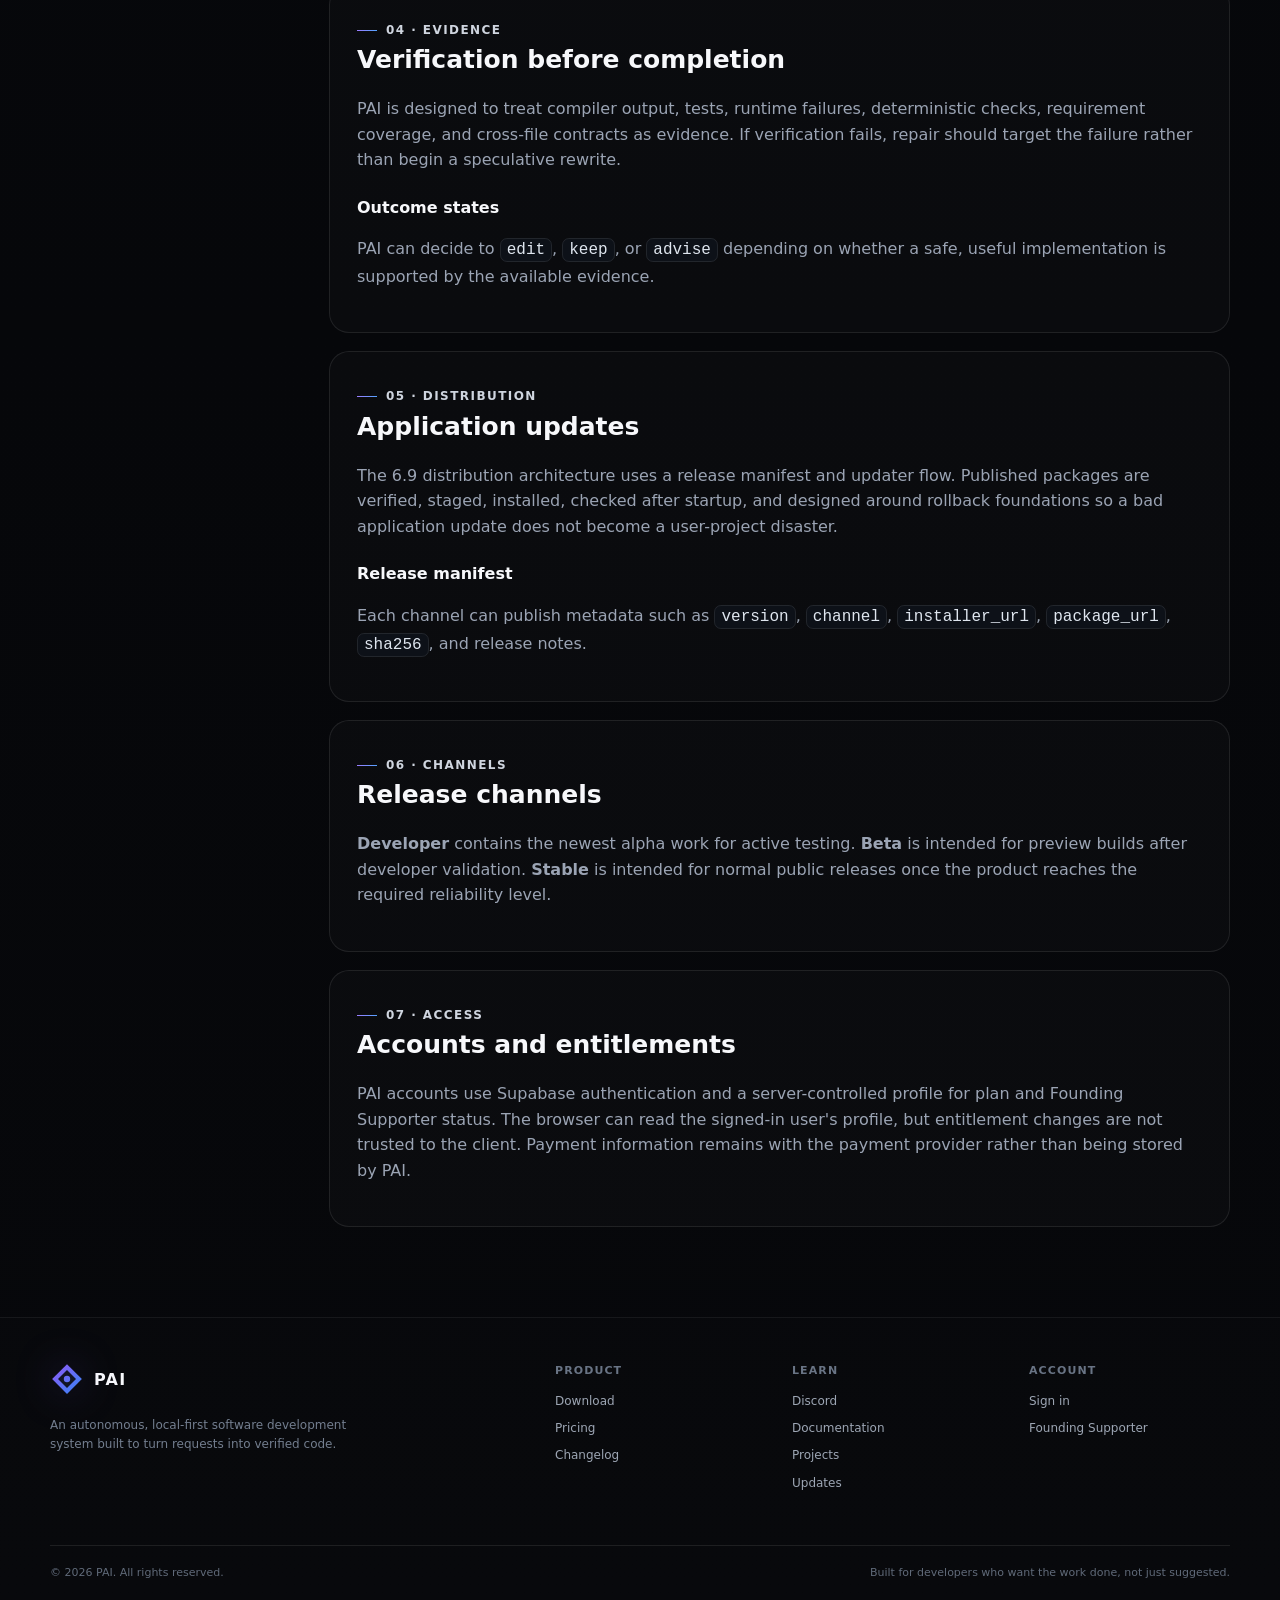
<file: docs.html>
<!doctype html><html lang="en"><head><meta charset="utf-8"><meta name="viewport" content="width=device-width,initial-scale=1"><meta name="theme-color" content="#06070a"><title>PAI Documentation</title><meta name="description" content="Learn how PAI approaches projects, local models, updates, verification, and release channels."><link rel="icon" href="assets/img/pai-mark.svg"><link rel="stylesheet" href="assets/css/styles.css"></head><body>
<div class="nav-wrap"><div class="container nav"><a class="brand" href="index.html"><img src="assets/img/pai-mark.svg" alt="PAI"><span>PAI</span></a><nav class="nav-links" id="site-nav"><a href="index.html">Home</a><a href="download.html">Download</a><a href="pricing.html">Pricing</a><a class="active" href="docs.html">Docs</a><a href="changelog.html">Changelog</a>
<a href="https://discord.gg/caHGyXsV8p" target="_blank" rel="noopener noreferrer">Discord</a></nav><div class="nav-actions"><a class="btn ghost" href="account.html">Account</a><a class="btn primary" href="download.html">Download PAI</a><button class="mobile-toggle" type="button" aria-label="Toggle navigation" aria-controls="site-nav" aria-expanded="false"><span></span><span></span><span></span></button></div></div></div>
<main class="container">
<section class="page-hero"><span class="kicker">Documentation</span><h1>How PAI works.</h1><p>A practical overview of the current alpha: installation, projects, PAI-Coder, verification, updates, release channels, and the architecture behind autonomous development.</p></section>
<section class="docs-layout">
<aside class="docs-nav"><a href="#start">Getting started</a><a href="#projects">Projects</a><a href="#models">PAI-Coder & models</a><a href="#verification">Verification</a><a href="#updates">Updates</a><a href="#channels">Release channels</a><a href="#accounts">Accounts</a></aside>
<div class="docs">
<article id="start" data-reveal><span class="kicker">01 · Start</span><h2>Getting started</h2><p>Download the current Windows installer, launch PAI, sign in when account access is available, and open an existing project or create a new one. PAI is intended to take you directly into the development workspace rather than forcing a separate project-management layer first.</p><h3>Current platform</h3><ul><li>Windows 10/11, 64-bit</li><li>Developer alpha release channel</li><li>Native local PAI-Coder runtime</li><li>CPU fallback with CUDA acceleration where supported</li></ul></article>
<article id="projects" data-reveal><span class="kicker">02 · Projects</span><h2>Working with projects</h2><p>PAI's job is to understand the project before it edits it. That means identifying relevant files, languages, frameworks, entry points, requirements, dependencies, state flow, and cross-file contracts that could be affected by the request.</p><h3>Primary workspace</h3><p>Code is the main project workspace, Chat is the control surface, and Logs exposes build, verification, model, file, process, and error activity. Search behaves like an editor-style find experience rather than a separate destination.</p></article>
<article id="models" data-reveal><span class="kicker">03 · Runtime</span><h2>PAI-Coder and model independence</h2><p>PAI is the development system; the coding model is a worker inside it. The application owns planning, project context, file operations, verification, recovery, and outcomes. The current native PAI-Coder runtime is based on the project's trained coding adapter and packaged for local execution.</p><h3>Why that matters</h3><p>A stronger model can improve coding quality, but PAI's reliability should not depend on a model remembering every project constraint in a single prompt. Project-aware checks and verification live outside the model as part of the system.</p></article>
<article id="verification" data-reveal><span class="kicker">04 · Evidence</span><h2>Verification before completion</h2><p>PAI is designed to treat compiler output, tests, runtime failures, deterministic checks, requirement coverage, and cross-file contracts as evidence. If verification fails, repair should target the failure rather than begin a speculative rewrite.</p><h3>Outcome states</h3><p>PAI can decide to <code>edit</code>, <code>keep</code>, or <code>advise</code> depending on whether a safe, useful implementation is supported by the available evidence.</p></article>
<article id="updates" data-reveal><span class="kicker">05 · Distribution</span><h2>Application updates</h2><p>The 6.9 distribution architecture uses a release manifest and updater flow. Published packages are verified, staged, installed, checked after startup, and designed around rollback foundations so a bad application update does not become a user-project disaster.</p><h3>Release manifest</h3><p>Each channel can publish metadata such as <code>version</code>, <code>channel</code>, <code>installer_url</code>, <code>package_url</code>, <code>sha256</code>, and release notes.</p></article>
<article id="channels" data-reveal><span class="kicker">06 · Channels</span><h2>Release channels</h2><p><strong>Developer</strong> contains the newest alpha work for active testing. <strong>Beta</strong> is intended for preview builds after developer validation. <strong>Stable</strong> is intended for normal public releases once the product reaches the required reliability level.</p></article>
<article id="accounts" data-reveal><span class="kicker">07 · Access</span><h2>Accounts and entitlements</h2><p>PAI accounts use Supabase authentication and a server-controlled profile for plan and Founding Supporter status. The browser can read the signed-in user's profile, but entitlement changes are not trusted to the client. Payment information remains with the payment provider rather than being stored by PAI.</p></article>
</div></section></main>
<footer><div class="container footer"><div class="footer-brand"><a class="brand" href="index.html"><img src="assets/img/pai-mark.svg" alt="PAI"><span>PAI</span></a><p>An autonomous, local-first software development system built to turn requests into verified code.</p></div><div class="footer-col"><h4>Product</h4><a href="download.html">Download</a><a href="pricing.html">Pricing</a><a href="changelog.html">Changelog</a></div><div class="footer-col"><h4>Learn</h4><a href="https://discord.gg/caHGyXsV8p" target="_blank" rel="noopener noreferrer">Discord</a><a href="docs.html">Documentation</a><a href="#projects">Projects</a><a href="#updates">Updates</a></div><div class="footer-col"><h4>Account</h4><a href="account.html">Sign in</a><a href="pricing.html">Founding Supporter</a></div></div><div class="container footer-bottom"><span>© <span data-year></span> PAI. All rights reserved.</span><span>Built for developers who want the work done, not just suggested.</span></div></footer>
<script src="assets/js/site.js"></script></body></html>
</file>
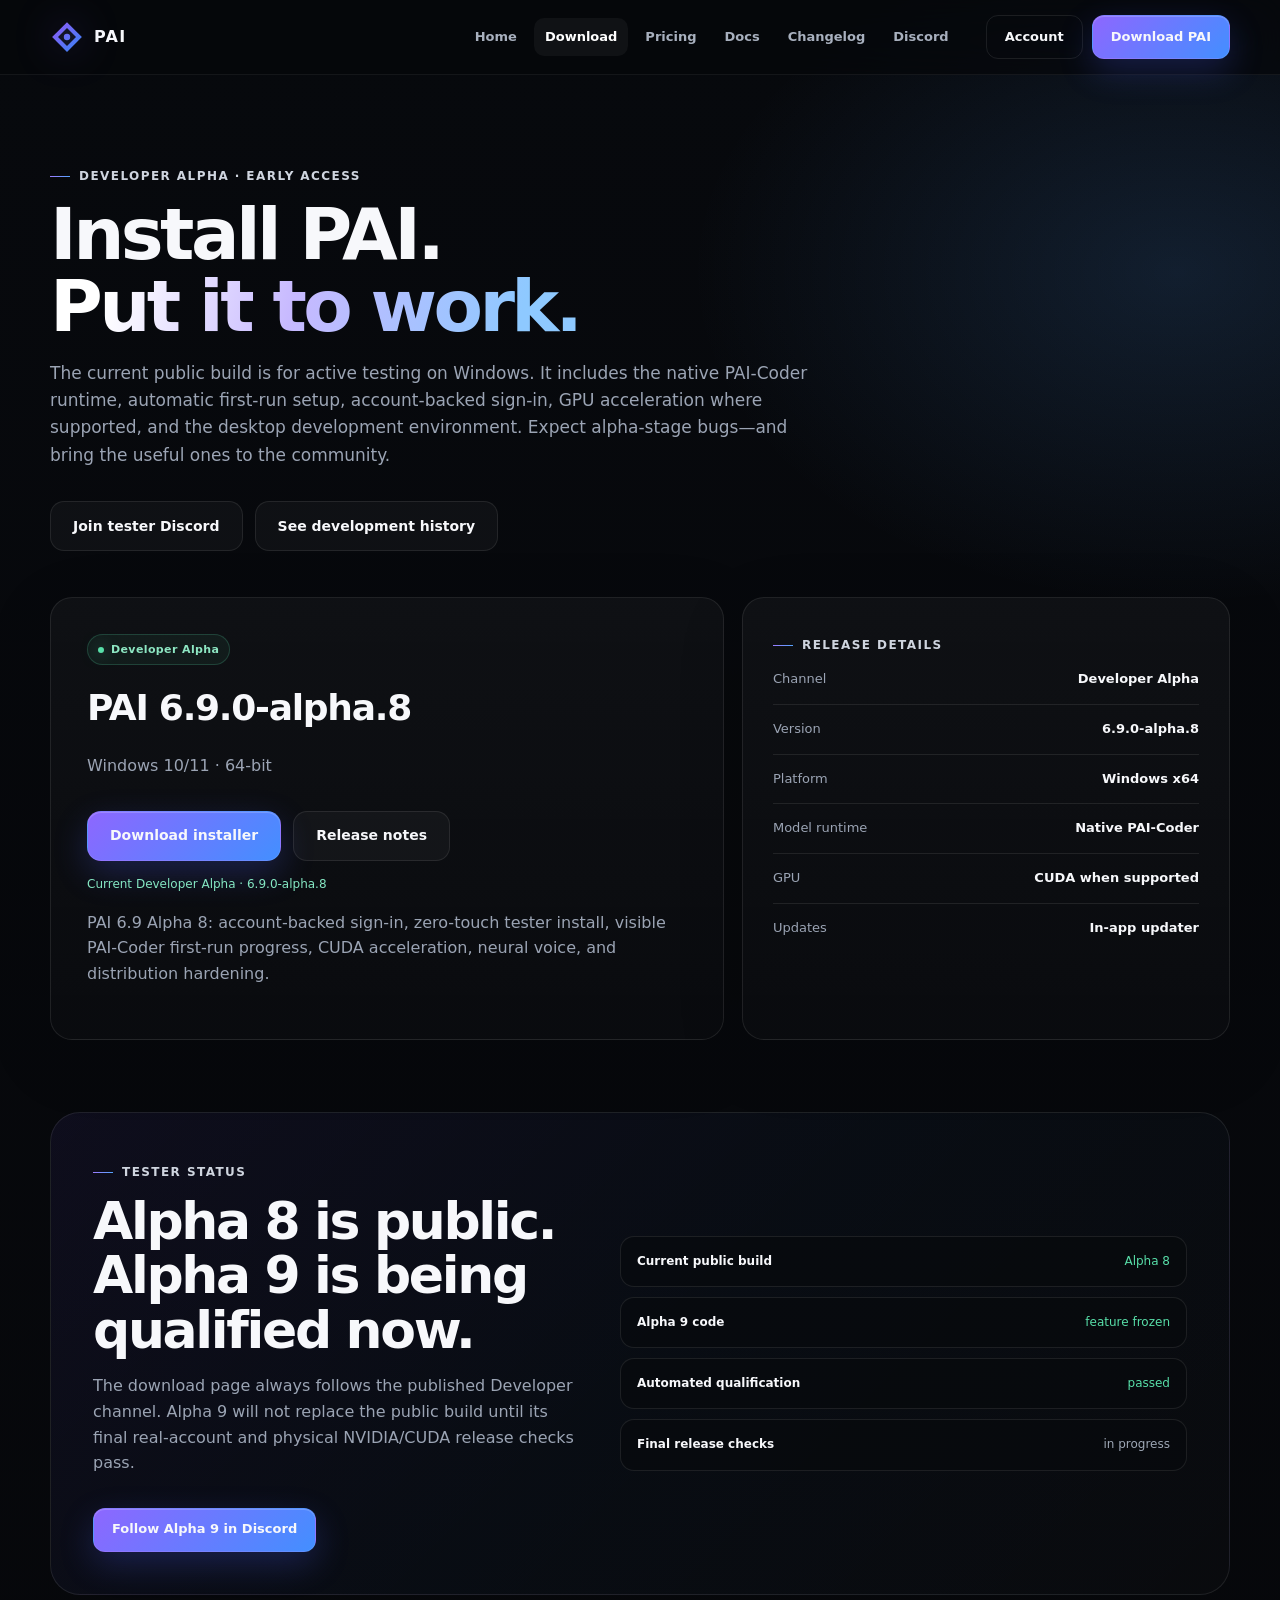
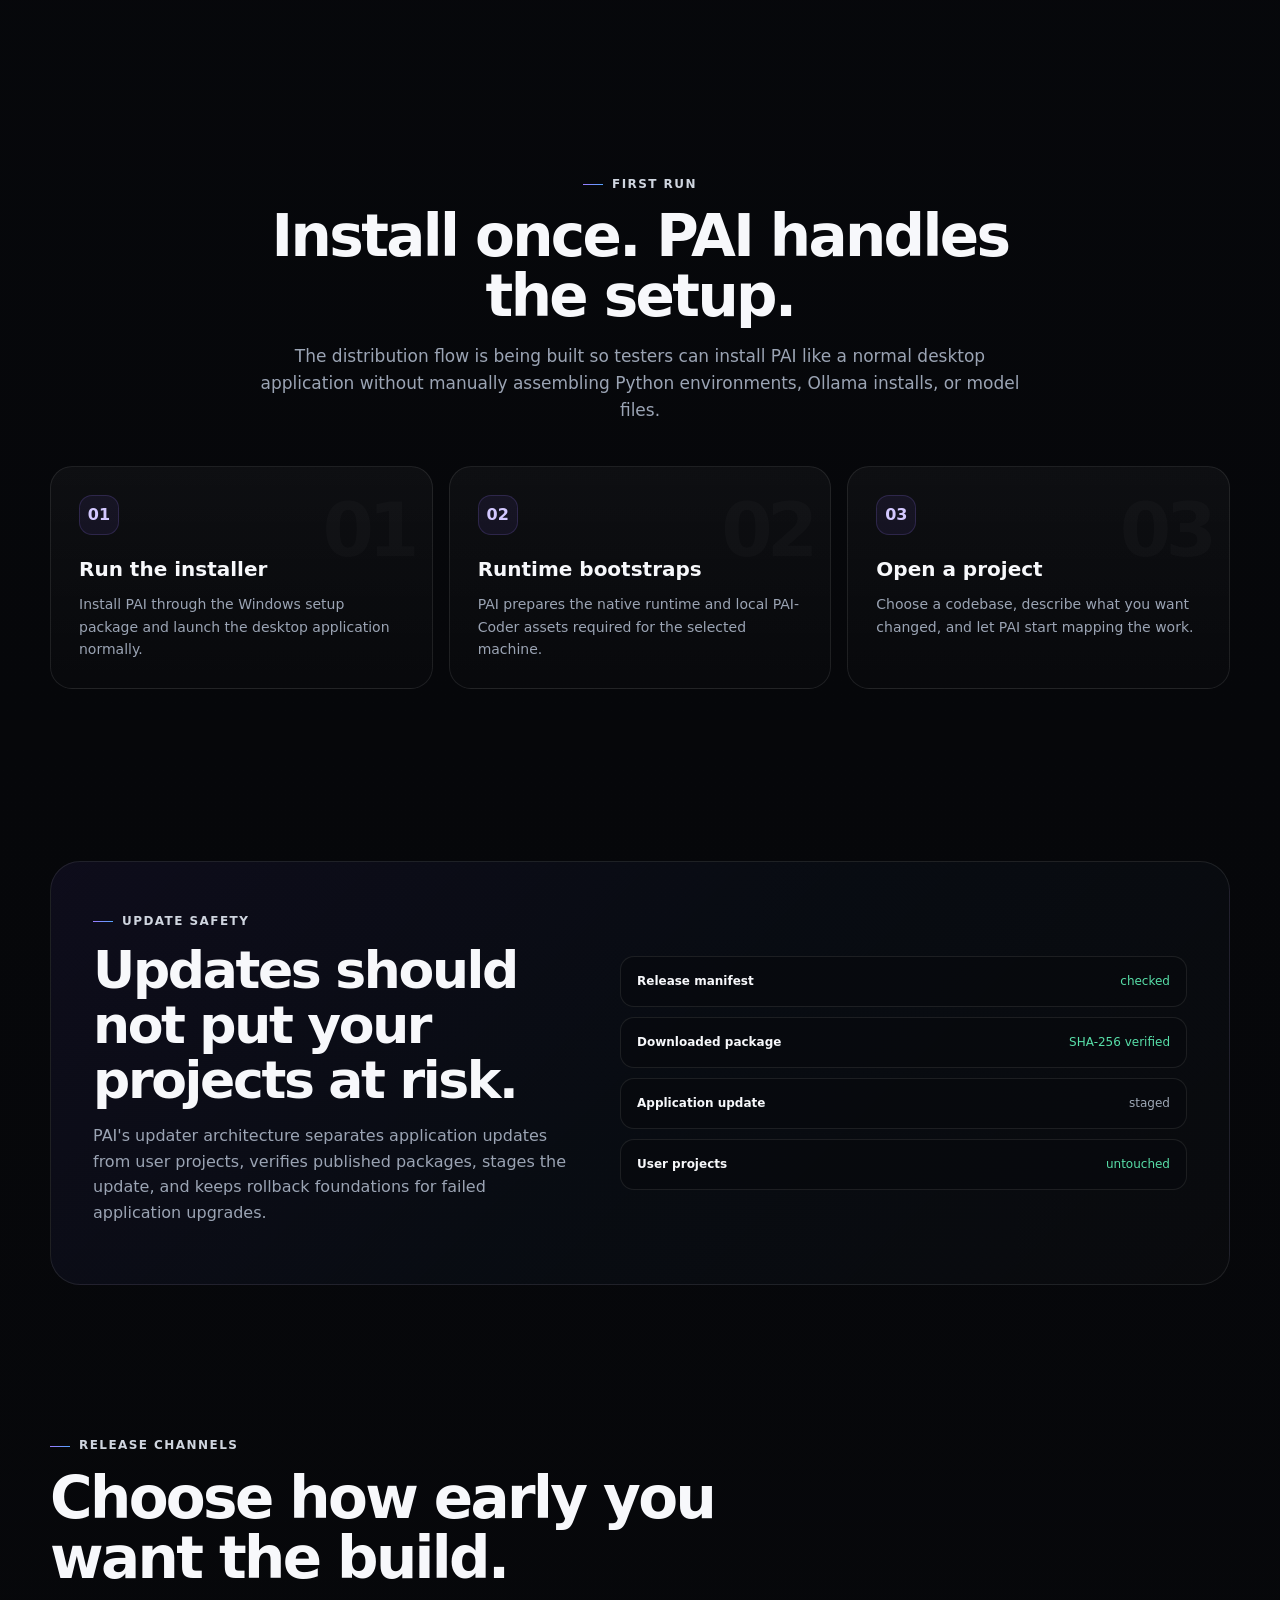
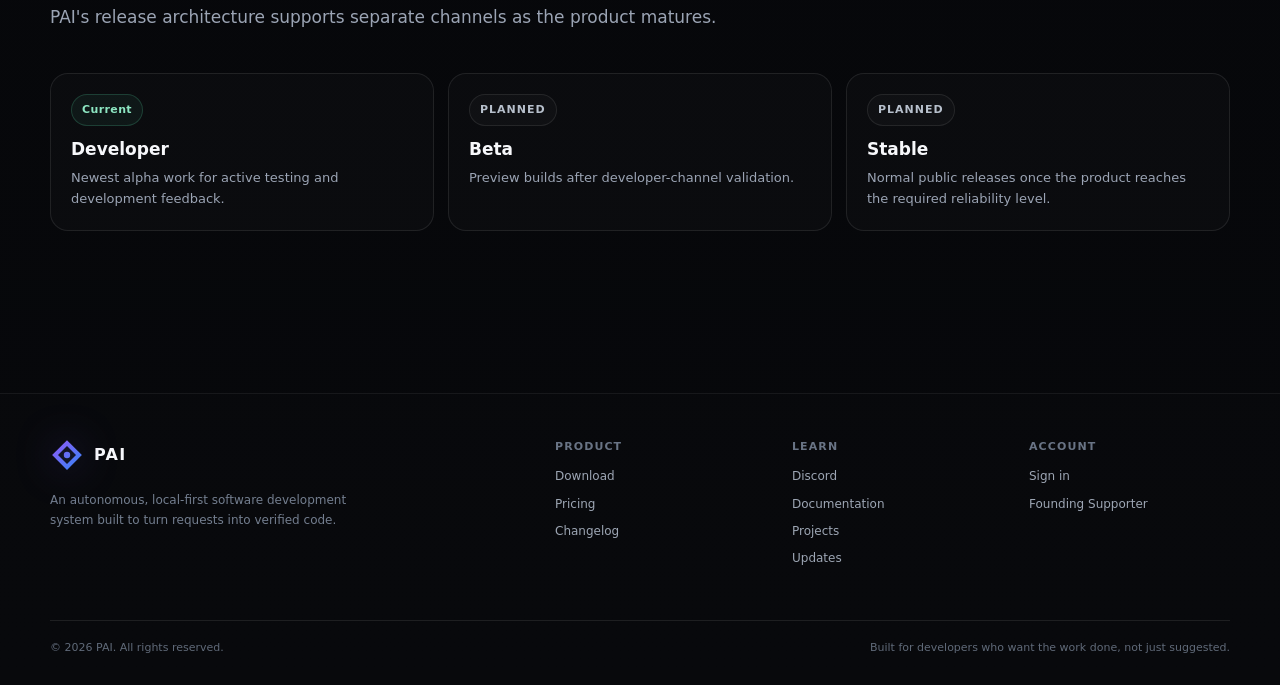
<file: download.html>
<!doctype html><html lang="en" data-release-channel="developer"><head><meta charset="utf-8"><meta name="viewport" content="width=device-width,initial-scale=1"><meta name="theme-color" content="#06070a"><title>Download PAI — Developer Alpha</title><meta name="description" content="Download the current PAI Developer Alpha for Windows and join the early-access testing community."><link rel="canonical" href="https://paicoding.net/download.html"><meta property="og:title" content="Download PAI — Developer Alpha"><meta property="og:description" content="Install the current PAI Developer Alpha for Windows and help test autonomous, local-first software development on real projects."><meta property="og:type" content="website"><meta property="og:url" content="https://paicoding.net/download.html"><link rel="icon" href="assets/img/pai-mark.svg"><link rel="stylesheet" href="assets/css/styles.css"></head><body>
<div class="nav-wrap"><div class="container nav"><a class="brand" href="index.html"><img src="assets/img/pai-mark.svg" alt="PAI"><span>PAI</span></a><nav class="nav-links" id="site-nav"><a href="index.html">Home</a><a class="active" href="download.html">Download</a><a href="pricing.html">Pricing</a><a href="docs.html">Docs</a><a href="changelog.html">Changelog</a>
<a href="https://discord.gg/caHGyXsV8p" target="_blank" rel="noopener noreferrer">Discord</a></nav><div class="nav-actions"><a class="btn ghost" href="account.html">Account</a><a class="btn primary" href="download.html">Download PAI</a><button class="mobile-toggle" type="button" aria-label="Toggle navigation" aria-controls="site-nav" aria-expanded="false"><span></span><span></span><span></span></button></div></div></div>
<main class="container">
<section class="page-hero"><span class="kicker">Developer Alpha · Early Access</span><h1>Install PAI.<br><span class="gradient-text">Put it to work.</span></h1><p>The current public build is for active testing on Windows. It includes the native PAI-Coder runtime, automatic first-run setup, account-backed sign-in, GPU acceleration where supported, and the desktop development environment. Expect alpha-stage bugs—and bring the useful ones to the community.</p><div class="hero-actions"><a class="btn large" href="https://discord.gg/caHGyXsV8p" target="_blank" rel="noopener noreferrer">Join tester Discord</a><a class="btn large" href="changelog.html">See development history</a></div></section>
<section class="download-shell"><div class="release-box hero-card" data-reveal><span class="badge"><span class="dot"></span><span data-channel>Developer Alpha</span></span><h2>PAI <span data-version>6.9.0-alpha.8</span></h2><p class="muted" data-requirements>Windows 10/11 · 64-bit</p><div class="hero-actions"><a class="btn primary large" data-download href="https://verygrippy.github.io/pai-site/developer/PAISetup-6.9.0-alpha.8.exe">Download installer</a><a class="btn large" href="changelog.html">Release notes</a></div><p class="release-status" data-release-status>Checking current release…</p><p class="muted" data-release-notes>Loading release information…</p></div>
<aside class="release-box" data-reveal><span class="kicker">Release details</span><div class="release-row"><span>Channel</span><strong data-channel>Developer Alpha</strong></div><div class="release-row"><span>Version</span><strong data-version>6.9.0-alpha.8</strong></div><div class="release-row"><span>Platform</span><strong>Windows x64</strong></div><div class="release-row"><span>Model runtime</span><strong>Native PAI-Coder</strong></div><div class="release-row"><span>GPU</span><strong>CUDA when supported</strong></div><div class="release-row"><span>Updates</span><strong>In-app updater</strong></div></aside></section>
<section class="section compact"><div class="architecture" data-reveal><div><span class="kicker">Tester status</span><h2>Alpha 8 is public. Alpha 9 is being qualified now.</h2><p>The download page always follows the published Developer channel. Alpha 9 will not replace the public build until its final real-account and physical NVIDIA/CUDA release checks pass.</p><div class="hero-actions"><a class="btn primary" href="https://discord.gg/caHGyXsV8p" target="_blank" rel="noopener noreferrer">Follow Alpha 9 in Discord</a></div></div><div class="stack"><div class="stack-row"><strong>Current public build</strong><span class="state">Alpha 8</span></div><div class="stack-row"><strong>Alpha 9 code</strong><span class="state">feature frozen</span></div><div class="stack-row"><strong>Automated qualification</strong><span class="state">passed</span></div><div class="stack-row"><strong>Final release checks</strong><span>in progress</span></div></div></div></section>
<section class="section"><div class="section-head centered" data-reveal><span class="kicker">First run</span><h2>Install once. PAI handles the setup.</h2><p>The distribution flow is being built so testers can install PAI like a normal desktop application without manually assembling Python environments, Ollama installs, or model files.</p></div><div class="workflow-grid"><article class="workflow-card" data-step="01" data-reveal><div class="step-icon">01</div><h3>Run the installer</h3><p>Install PAI through the Windows setup package and launch the desktop application normally.</p></article><article class="workflow-card" data-step="02" data-reveal><div class="step-icon">02</div><h3>Runtime bootstraps</h3><p>PAI prepares the native runtime and local PAI-Coder assets required for the selected machine.</p></article><article class="workflow-card" data-step="03" data-reveal><div class="step-icon">03</div><h3>Open a project</h3><p>Choose a codebase, describe what you want changed, and let PAI start mapping the work.</p></article></div></section>
<section class="section compact"><div class="architecture" data-reveal><div><span class="kicker">Update safety</span><h2>Updates should not put your projects at risk.</h2><p>PAI's updater architecture separates application updates from user projects, verifies published packages, stages the update, and keeps rollback foundations for failed application upgrades.</p></div><div class="stack"><div class="stack-row"><strong>Release manifest</strong><span class="state">checked</span></div><div class="stack-row"><strong>Downloaded package</strong><span class="state">SHA-256 verified</span></div><div class="stack-row"><strong>Application update</strong><span>staged</span></div><div class="stack-row"><strong>User projects</strong><span class="state">untouched</span></div></div></div></section>
<section class="section compact"><div class="section-head"><span class="kicker">Release channels</span><h2>Choose how early you want the build.</h2><p>PAI's release architecture supports separate channels as the product matures.</p></div><div class="channel-grid"><article class="channel-card"><span class="badge">Current</span><h3>Developer</h3><p>Newest alpha work for active testing and development feedback.</p></article><article class="channel-card"><span class="eyebrow">Planned</span><h3>Beta</h3><p>Preview builds after developer-channel validation.</p></article><article class="channel-card"><span class="eyebrow">Planned</span><h3>Stable</h3><p>Normal public releases once the product reaches the required reliability level.</p></article></div></section>
</main>
<footer><div class="container footer"><div class="footer-brand"><a class="brand" href="index.html"><img src="assets/img/pai-mark.svg" alt="PAI"><span>PAI</span></a><p>An autonomous, local-first software development system built to turn requests into verified code.</p></div><div class="footer-col"><h4>Product</h4><a href="download.html">Download</a><a href="pricing.html">Pricing</a><a href="changelog.html">Changelog</a></div><div class="footer-col"><h4>Learn</h4><a href="https://discord.gg/caHGyXsV8p" target="_blank" rel="noopener noreferrer">Discord</a><a href="docs.html">Documentation</a><a href="docs.html#projects">Projects</a><a href="docs.html#updates">Updates</a></div><div class="footer-col"><h4>Account</h4><a href="account.html">Sign in</a><a href="pricing.html">Founding Supporter</a></div></div><div class="container footer-bottom"><span>© <span data-year></span> PAI. All rights reserved.</span><span>Built for developers who want the work done, not just suggested.</span></div></footer><script src="assets/js/site.js"></script></body></html>
</file>
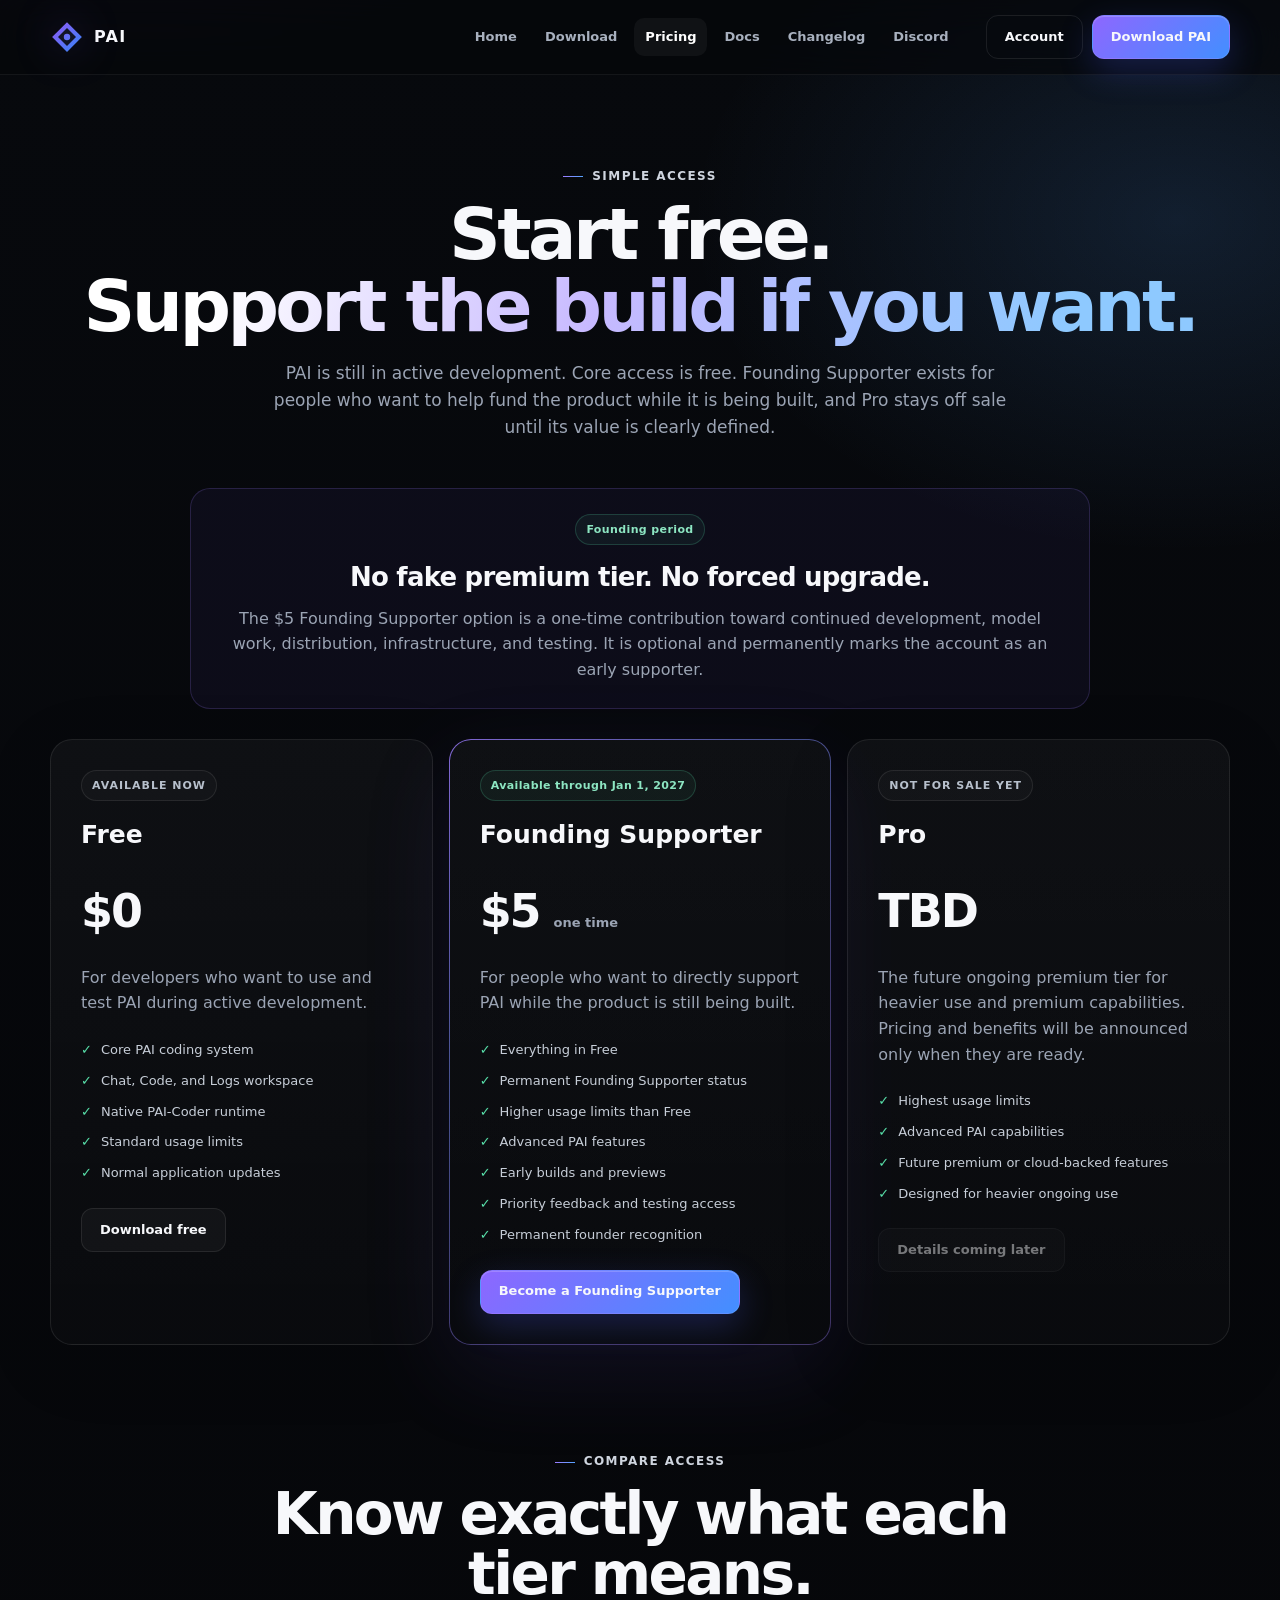
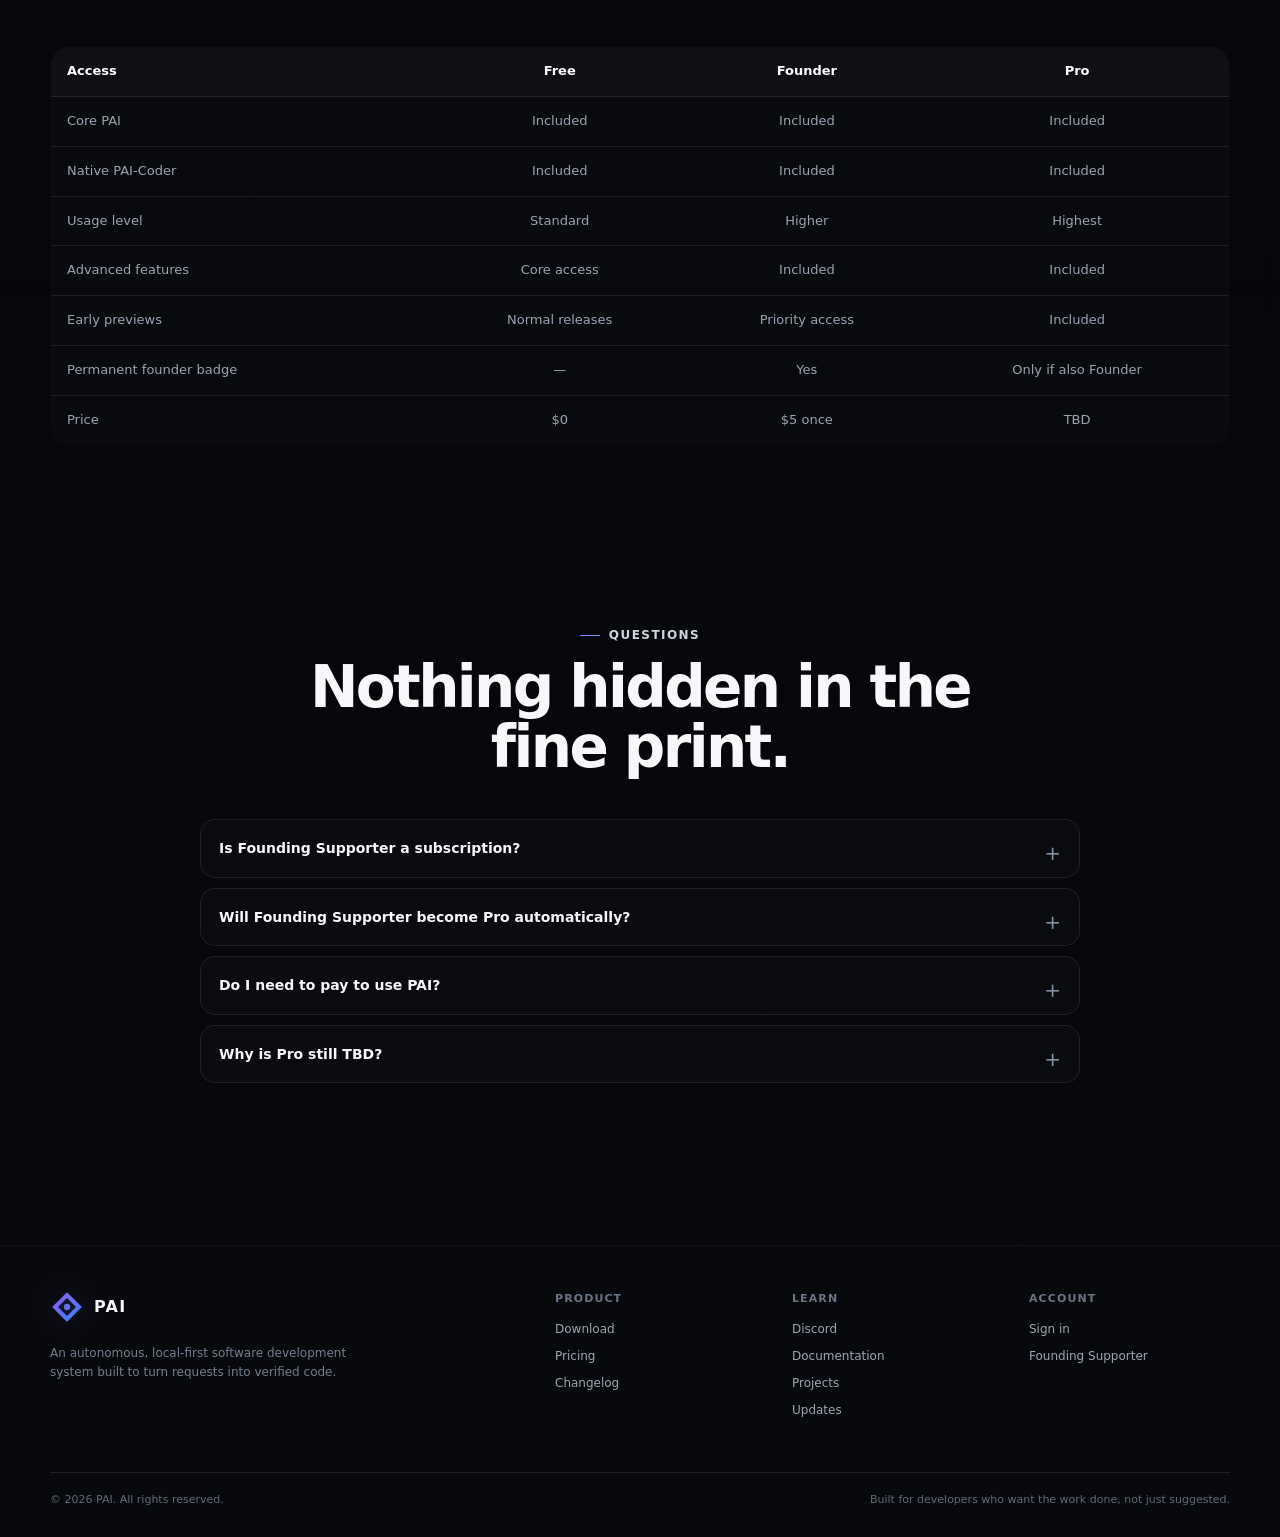
<file: pricing.html>
<!doctype html><html lang="en"><head><meta charset="utf-8"><meta name="viewport" content="width=device-width,initial-scale=1"><meta name="theme-color" content="#06070a"><title>PAI Pricing</title><meta name="description" content="Use PAI free during active development or become a Founding Supporter with a one-time $5 contribution."><link rel="icon" href="assets/img/pai-mark.svg"><link rel="stylesheet" href="assets/css/styles.css"></head><body>
<div class="nav-wrap"><div class="container nav"><a class="brand" href="index.html"><img src="assets/img/pai-mark.svg" alt="PAI"><span>PAI</span></a><nav class="nav-links" id="site-nav"><a href="index.html">Home</a><a href="download.html">Download</a><a class="active" href="pricing.html">Pricing</a><a href="docs.html">Docs</a><a href="changelog.html">Changelog</a>
<a href="https://discord.gg/caHGyXsV8p" target="_blank" rel="noopener noreferrer">Discord</a></nav><div class="nav-actions"><a class="btn ghost" href="account.html">Account</a><a class="btn primary" href="download.html">Download PAI</a><button class="mobile-toggle" type="button" aria-label="Toggle navigation" aria-controls="site-nav" aria-expanded="false"><span></span><span></span><span></span></button></div></div></div>
<main class="container">
<section class="page-hero centered"><span class="kicker">Simple access</span><h1>Start free.<br><span class="gradient-text">Support the build if you want.</span></h1><p>PAI is still in active development. Core access is free. Founding Supporter exists for people who want to help fund the product while it is being built, and Pro stays off sale until its value is clearly defined.</p></section>
<section class="support-note" data-reveal><span class="badge">Founding period</span><h2>No fake premium tier. No forced upgrade.</h2><p>The $5 Founding Supporter option is a one-time contribution toward continued development, model work, distribution, infrastructure, and testing. It is optional and permanently marks the account as an early supporter.</p></section>
<section class="pricing">
<article class="price-card" data-reveal><span class="eyebrow">Available now</span><h2>Free</h2><div class="price">$0</div><p class="muted">For developers who want to use and test PAI during active development.</p><div class="checks"><span>Core PAI coding system</span><span>Chat, Code, and Logs workspace</span><span>Native PAI-Coder runtime</span><span>Standard usage limits</span><span>Normal application updates</span></div><a class="btn" href="download.html">Download free</a></article>
<article class="price-card featured" data-reveal><span class="badge">Available through Jan 1, 2027</span><h2>Founding Supporter</h2><div class="price">$5 <small>one time</small></div><p class="muted">For people who want to directly support PAI while the product is still being built.</p><div class="checks"><span>Everything in Free</span><span>Permanent Founding Supporter status</span><span>Higher usage limits than Free</span><span>Advanced PAI features</span><span>Early builds and previews</span><span>Priority feedback and testing access</span><span>Permanent founder recognition</span></div><a class="btn primary" href="account.html">Become a Founding Supporter</a></article>
<article class="price-card" data-reveal><span class="eyebrow">Not for sale yet</span><h2>Pro</h2><div class="price">TBD</div><p class="muted">The future ongoing premium tier for heavier use and premium capabilities. Pricing and benefits will be announced only when they are ready.</p><div class="checks"><span>Highest usage limits</span><span>Advanced PAI capabilities</span><span>Future premium or cloud-backed features</span><span>Designed for heavier ongoing use</span></div><span class="btn disabled" aria-disabled="true">Details coming later</span></article>
</section>
<section class="section"><div class="section-head centered"><span class="kicker">Compare access</span><h2>Know exactly what each tier means.</h2></div><div style="overflow-x:auto"><table class="comparison"><thead><tr><th>Access</th><th>Free</th><th>Founder</th><th>Pro</th></tr></thead><tbody><tr><td>Core PAI</td><td>Included</td><td>Included</td><td>Included</td></tr><tr><td>Native PAI-Coder</td><td>Included</td><td>Included</td><td>Included</td></tr><tr><td>Usage level</td><td>Standard</td><td>Higher</td><td>Highest</td></tr><tr><td>Advanced features</td><td>Core access</td><td>Included</td><td>Included</td></tr><tr><td>Early previews</td><td>Normal releases</td><td>Priority access</td><td>Included</td></tr><tr><td>Permanent founder badge</td><td>—</td><td>Yes</td><td>Only if also Founder</td></tr><tr><td>Price</td><td>$0</td><td>$5 once</td><td>TBD</td></tr></tbody></table></div></section>
<section class="section compact"><div class="section-head centered"><span class="kicker">Questions</span><h2>Nothing hidden in the fine print.</h2></div><div class="faq"><details><summary>Is Founding Supporter a subscription?</summary><p>No. It is a one-time $5 contribution during the founding period.</p></details><details><summary>Will Founding Supporter become Pro automatically?</summary><p>No. Founding Supporter is a permanent early-supporter status. Pro will be a separate ongoing tier. An account can eventually have both.</p></details><details><summary>Do I need to pay to use PAI?</summary><p>No. PAI currently has a Free tier during active development.</p></details><details><summary>Why is Pro still TBD?</summary><p>Because the premium feature set and pricing should be based on actual product value, not a placeholder subscription sold before the benefits are ready.</p></details></div></section>
</main>
<footer><div class="container footer"><div class="footer-brand"><a class="brand" href="index.html"><img src="assets/img/pai-mark.svg" alt="PAI"><span>PAI</span></a><p>An autonomous, local-first software development system built to turn requests into verified code.</p></div><div class="footer-col"><h4>Product</h4><a href="download.html">Download</a><a href="pricing.html">Pricing</a><a href="changelog.html">Changelog</a></div><div class="footer-col"><h4>Learn</h4><a href="https://discord.gg/caHGyXsV8p" target="_blank" rel="noopener noreferrer">Discord</a><a href="docs.html">Documentation</a><a href="docs.html#projects">Projects</a><a href="docs.html#updates">Updates</a></div><div class="footer-col"><h4>Account</h4><a href="account.html">Sign in</a><a href="pricing.html">Founding Supporter</a></div></div><div class="container footer-bottom"><span>© <span data-year></span> PAI. All rights reserved.</span><span>Built for developers who want the work done, not just suggested.</span></div></footer><script src="assets/js/site.js"></script></body></html>
</file>
<file: assets/css/styles.css>
:root{
  --bg:#06070a;
  --bg-soft:#0b0d12;
  --panel:rgba(15,18,25,.78);
  --panel-strong:#10141c;
  --panel-soft:rgba(255,255,255,.035);
  --text:#f7f8fb;
  --muted:#9ba4b4;
  --muted-2:#6f7888;
  --line:rgba(255,255,255,.085);
  --line-strong:rgba(255,255,255,.14);
  --purple:#9b7cff;
  --purple-2:#7c5cff;
  --blue:#55a3ff;
  --cyan:#57d5ff;
  --green:#58dfa9;
  --amber:#f7c96f;
  --danger:#f38b8b;
  --shadow:0 32px 100px rgba(0,0,0,.5);
  --shadow-soft:0 18px 60px rgba(0,0,0,.28);
  --radius-xl:30px;
  --radius-lg:22px;
  --radius-md:16px;
  --radius-sm:12px;
}
*{box-sizing:border-box}
html{scroll-behavior:smooth}
body{
  margin:0;
  min-height:100vh;
  color:var(--text);
  background:
    radial-gradient(900px 560px at 10% -10%,rgba(124,92,255,.18),transparent 66%),
    radial-gradient(760px 520px at 92% 7%,rgba(85,163,255,.14),transparent 64%),
    linear-gradient(180deg,#07090d 0%,#06070a 60%,#07080b 100%);
  font-family:Inter,ui-sans-serif,system-ui,-apple-system,BlinkMacSystemFont,"Segoe UI",sans-serif;
  line-height:1.6;
  overflow-x:hidden;
}
body::before{
  content:"";
  position:fixed;
  inset:0;
  pointer-events:none;
  opacity:.22;
  background-image:
    linear-gradient(rgba(255,255,255,.025) 1px,transparent 1px),
    linear-gradient(90deg,rgba(255,255,255,.025) 1px,transparent 1px);
  background-size:48px 48px;
  mask-image:linear-gradient(to bottom,black,transparent 70%);
  z-index:-1;
}
a{color:inherit;text-decoration:none}
button,input{font:inherit}
img{max-width:100%}
.container{width:min(1180px,calc(100% - 40px));margin:0 auto}
.muted{color:var(--muted)}
.center{text-align:center}
.kicker{
  display:inline-flex;align-items:center;gap:9px;
  color:#cfd5df;font-size:12px;font-weight:800;letter-spacing:.12em;text-transform:uppercase;
}
.kicker::before{content:"";width:20px;height:1px;background:linear-gradient(90deg,var(--purple),var(--blue))}
.gradient-text{
  background:linear-gradient(105deg,#fff 12%,#c7b9ff 46%,#8ec9ff 88%);
  -webkit-background-clip:text;background-clip:text;color:transparent;
}
.nav-wrap{
  position:sticky;top:0;z-index:100;
  border-bottom:1px solid rgba(255,255,255,.06);
  background:rgba(6,7,10,.72);
  backdrop-filter:blur(20px) saturate(135%);
}
.nav{height:74px;display:flex;align-items:center;gap:26px}
.brand{display:inline-flex;align-items:center;gap:10px;font-weight:900;letter-spacing:.08em;margin-right:auto}
.brand img{width:34px;height:34px;filter:drop-shadow(0 0 20px rgba(124,92,255,.25))}
.nav-links{display:flex;align-items:center;gap:6px}
.nav-links a{padding:9px 11px;border-radius:10px;color:#a8b0be;font-size:13px;font-weight:650}
.nav-links a:hover,.nav-links a.active{color:#fff;background:rgba(255,255,255,.045)}
.nav-actions{display:flex;align-items:center;gap:9px}
.mobile-toggle{
  display:none;width:42px;height:42px;border:1px solid var(--line);border-radius:12px;
  background:rgba(255,255,255,.03);color:#fff;cursor:pointer;
}
.mobile-toggle span{display:block;width:18px;height:1px;background:#d7dce5;margin:4px auto}
.btn{
  display:inline-flex;align-items:center;justify-content:center;gap:9px;
  min-height:44px;padding:0 18px;border-radius:12px;border:1px solid var(--line);
  background:rgba(255,255,255,.035);color:var(--text);font-weight:760;font-size:13px;
  transition:transform .2s ease,border-color .2s ease,background .2s ease,box-shadow .2s ease;
  cursor:pointer;
}
.btn:hover{transform:translateY(-1px);border-color:rgba(155,124,255,.42);background:rgba(255,255,255,.055)}
.btn.primary{
  border-color:rgba(255,255,255,.08);
  background:linear-gradient(135deg,#8d67ff,#438fff);
  box-shadow:0 12px 34px rgba(77,98,255,.24),inset 0 1px 0 rgba(255,255,255,.18);
}
.btn.primary:hover{box-shadow:0 16px 42px rgba(77,98,255,.34)}
.btn.ghost{background:transparent}
.btn.large{min-height:50px;padding:0 22px;border-radius:14px;font-size:14px}
.btn.disabled,.btn[aria-disabled="true"]{opacity:.46;pointer-events:none;cursor:not-allowed;transform:none}
.announcement{
  margin:26px auto 0;width:max-content;max-width:calc(100% - 32px);
  display:flex;align-items:center;gap:10px;padding:7px 12px 7px 8px;
  border:1px solid rgba(155,124,255,.22);border-radius:999px;background:rgba(124,92,255,.08);
  color:#c9c0eb;font-size:12px;
}
.announcement strong{color:#fff}
.announcement .pill{padding:4px 8px;border-radius:999px;background:rgba(155,124,255,.16);color:#d8d0ff;font-weight:800}
.hero{padding:72px 0 72px;position:relative}
.hero-grid{display:grid;grid-template-columns:minmax(0,1.05fr) minmax(460px,.95fr);gap:68px;align-items:center}
.hero-copy h1{
  font-size:clamp(54px,7vw,88px);line-height:.94;letter-spacing:-.06em;
  margin:20px 0 24px;max-width:760px;
}
.hero-copy>p{max-width:690px;color:#a5aebe;font-size:clamp(17px,1.6vw,20px);line-height:1.7;margin:0}
.hero-actions{display:flex;align-items:center;gap:12px;flex-wrap:wrap;margin-top:32px}
.hero-meta{display:flex;gap:18px;flex-wrap:wrap;margin-top:22px;color:#778191;font-size:12px}
.hero-meta span{display:flex;align-items:center;gap:7px}
.hero-meta span::before{content:"";width:5px;height:5px;border-radius:50%;background:var(--green);box-shadow:0 0 13px rgba(88,223,169,.65)}
.product-stage{position:relative;min-height:520px}
.product-stage::before{
  content:"";position:absolute;inset:8% 3% 4%;border-radius:50%;
  background:radial-gradient(circle,rgba(124,92,255,.22),rgba(67,143,255,.08) 46%,transparent 72%);
  filter:blur(34px);
}
.app-window{
  position:relative;border:1px solid rgba(255,255,255,.105);border-radius:24px;
  background:linear-gradient(180deg,rgba(17,21,29,.96),rgba(9,12,17,.96));
  box-shadow:0 44px 110px rgba(0,0,0,.56),0 0 0 1px rgba(0,0,0,.25);
  overflow:hidden;transform:perspective(1200px) rotateY(-4deg) rotateX(2deg);
}
.app-top{height:46px;display:flex;align-items:center;padding:0 14px;border-bottom:1px solid var(--line);background:#0f1218}
.window-dots{display:flex;gap:6px}.window-dot{width:8px;height:8px;border-radius:50%;background:#343a46}
.app-title{margin:auto;color:#687282;font-size:11px;letter-spacing:.08em}
.app-body{display:grid;grid-template-columns:142px 1fr;min-height:405px}
.app-side{border-right:1px solid var(--line);padding:16px;background:#0b0e13}
.app-side .mini-brand{font-size:11px;color:#687282;text-transform:uppercase;letter-spacing:.12em;margin-bottom:14px}
.app-nav{display:grid;gap:5px}.app-nav span{padding:8px 9px;border-radius:8px;color:#788291;font-size:11px}.app-nav span.active{color:#efeaff;background:rgba(124,92,255,.12);border:1px solid rgba(124,92,255,.13)}
.app-main{padding:22px}
.task-header{display:flex;align-items:flex-start;justify-content:space-between;gap:12px;margin-bottom:18px}
.task-header h3{font-size:14px;margin:2px 0 0}.status-chip{font-size:10px;padding:5px 8px;border-radius:999px;color:#8de8c2;background:rgba(88,223,169,.08);border:1px solid rgba(88,223,169,.18)}
.prompt-box{padding:14px 15px;border-radius:12px;background:#090c11;border:1px solid var(--line);font-size:12px;color:#dce1e8}
.progress-list{display:grid;gap:10px;margin-top:17px}.progress-row{display:grid;grid-template-columns:20px 1fr auto;gap:8px;align-items:center;font-size:11px;color:#9da6b4}.progress-icon{width:18px;height:18px;border-radius:6px;display:grid;place-items:center;background:rgba(88,223,169,.08);color:var(--green);font-size:10px}.progress-row.active .progress-icon{background:rgba(85,163,255,.1);color:var(--blue)}.progress-row small{color:#616a78}
.verify-card{margin-top:18px;padding:13px;border-radius:12px;border:1px solid rgba(155,124,255,.16);background:linear-gradient(135deg,rgba(124,92,255,.08),rgba(85,163,255,.04));font-size:11px;color:#9da6b4}.verify-card strong{display:block;color:#e9e6ff;margin-bottom:4px}
.float-card{
  position:absolute;z-index:3;padding:12px 14px;border:1px solid rgba(255,255,255,.11);border-radius:14px;
  background:rgba(16,20,28,.9);backdrop-filter:blur(14px);box-shadow:var(--shadow-soft);
  font-size:11px;color:#9ca6b4;
}
.float-card strong{display:block;color:#fff;font-size:12px;margin-bottom:2px}
.float-card.one{left:-24px;bottom:36px}.float-card.two{right:-18px;top:48px}
.logo-strip{padding:20px 0;border-top:1px solid rgba(255,255,255,.06);border-bottom:1px solid rgba(255,255,255,.06);background:rgba(255,255,255,.012)}
.logo-strip-inner{display:flex;align-items:center;justify-content:space-between;gap:24px;flex-wrap:wrap}
.logo-strip-label{color:#646e7d;font-size:11px;text-transform:uppercase;letter-spacing:.12em}
.signal-list{display:flex;gap:22px;flex-wrap:wrap;color:#aab2bf;font-size:12px;font-weight:700}
.signal-list span{display:flex;align-items:center;gap:7px}.signal-list span::before{content:"";width:6px;height:6px;border-radius:2px;background:linear-gradient(135deg,var(--purple),var(--blue))}
.section{padding:100px 0}
.section.compact{padding:72px 0}
.section-head{max-width:760px;margin-bottom:42px}
.section-head.centered{text-align:center;margin-left:auto;margin-right:auto}
.section-head h2{font-size:clamp(36px,5vw,58px);line-height:1.04;letter-spacing:-.045em;margin:12px 0 16px}
.section-head p{margin:0;color:var(--muted);font-size:17px}
.workflow-grid{display:grid;grid-template-columns:repeat(3,1fr);gap:16px}
.workflow-card{
  position:relative;padding:28px;border:1px solid var(--line);border-radius:22px;
  background:linear-gradient(180deg,rgba(255,255,255,.035),rgba(255,255,255,.012));overflow:hidden
}
.workflow-card::after{content:attr(data-step);position:absolute;right:18px;top:4px;color:rgba(255,255,255,.025);font-size:74px;font-weight:900;letter-spacing:-.08em}
.workflow-card h3{font-size:20px;margin:18px 0 8px}.workflow-card p{color:var(--muted);font-size:14px;margin:0}.step-icon{width:40px;height:40px;border-radius:13px;display:grid;place-items:center;border:1px solid rgba(155,124,255,.18);background:rgba(124,92,255,.08);color:#d3c8ff;font-weight:900}
.bento{display:grid;grid-template-columns:repeat(12,1fr);gap:16px}
.bento-card{
  min-height:240px;padding:26px;border:1px solid var(--line);border-radius:24px;
  background:linear-gradient(180deg,rgba(255,255,255,.032),rgba(255,255,255,.012));position:relative;overflow:hidden
}
.bento-card.large{grid-column:span 7}.bento-card.medium{grid-column:span 5}.bento-card.half{grid-column:span 6}
.bento-card::before{content:"";position:absolute;width:180px;height:180px;border-radius:50%;right:-70px;top:-70px;background:radial-gradient(circle,rgba(124,92,255,.12),transparent 70%)}
.bento-card h3{font-size:22px;letter-spacing:-.02em;margin:16px 0 9px}.bento-card p{color:var(--muted);font-size:14px;max-width:560px;margin:0}
.feature-tag{display:inline-flex;padding:6px 9px;border-radius:999px;border:1px solid var(--line);font-size:10px;color:#b3bdca;text-transform:uppercase;letter-spacing:.08em}
.mini-terminal{margin-top:22px;padding:14px;border:1px solid var(--line);border-radius:14px;background:#090b10;font:11px/1.65 ui-monospace,SFMono-Regular,Consolas,monospace;color:#8691a0}
.mini-terminal .ok{color:var(--green)}.mini-terminal .run{color:#86bdff}.mini-terminal .dim{color:#4f5865}
.metric-row{display:grid;grid-template-columns:repeat(3,1fr);gap:10px;margin-top:24px}.metric{padding:14px;border-radius:14px;background:rgba(255,255,255,.025);border:1px solid var(--line)}.metric strong{display:block;font-size:19px}.metric span{color:#707b8b;font-size:10px}
.architecture{
  display:grid;grid-template-columns:.92fr 1.08fr;gap:44px;align-items:center;
  padding:42px;border:1px solid var(--line);border-radius:30px;background:linear-gradient(135deg,rgba(124,92,255,.07),rgba(85,163,255,.035) 52%,rgba(255,255,255,.015));
}
.architecture h2{font-size:clamp(34px,4.3vw,52px);line-height:1.05;letter-spacing:-.045em;margin:12px 0 16px}.architecture p{color:var(--muted)}
.stack{display:grid;gap:10px}.stack-row{display:flex;align-items:center;justify-content:space-between;gap:18px;padding:15px 16px;border:1px solid var(--line);border-radius:14px;background:rgba(7,9,13,.58)}.stack-row span{font-size:12px;color:#9ea8b6}.stack-row strong{font-size:12px}.stack-row .state{color:var(--green)}
.release-banner{
  display:grid;grid-template-columns:1fr auto;gap:28px;align-items:center;padding:30px 32px;
  border:1px solid rgba(155,124,255,.2);border-radius:24px;background:linear-gradient(135deg,rgba(124,92,255,.09),rgba(85,163,255,.045));
}
.release-banner h3{font-size:26px;margin:7px 0 5px}.release-banner p{margin:0;color:var(--muted);font-size:14px}
.release-status{margin:14px 0 0;color:#8f9aaa;font-size:12px}.release-status[data-state="ready"]{color:#85e7c3}.release-status[data-state="warning"]{color:#f2c66d}.release-status[data-state="error"]{color:#f08b8b}
.cta{
  position:relative;padding:52px;border:1px solid rgba(155,124,255,.22);border-radius:30px;
  background:linear-gradient(135deg,rgba(124,92,255,.11),rgba(85,163,255,.06));overflow:hidden;
  display:flex;justify-content:space-between;align-items:center;gap:30px
}
.cta::after{content:"";position:absolute;width:340px;height:340px;border-radius:50%;right:-160px;top:-180px;background:radial-gradient(circle,rgba(85,163,255,.16),transparent 68%)}
.cta> *{position:relative;z-index:1}.cta h2{font-size:34px;letter-spacing:-.035em;margin:0 0 8px}.cta p{color:var(--muted);margin:0;max-width:720px}
.page-hero{padding:84px 0 46px}.page-hero h1{font-size:clamp(46px,6vw,72px);line-height:1;letter-spacing:-.05em;margin:12px 0 18px}.page-hero p{color:var(--muted);max-width:760px;font-size:17px;margin:0}
.page-hero.centered{text-align:center}.page-hero.centered p{margin-left:auto;margin-right:auto}
.download-shell{display:grid;grid-template-columns:1.16fr .84fr;gap:18px}
.release-box,.price-card,.card{
  border:1px solid var(--line);border-radius:22px;background:linear-gradient(180deg,rgba(255,255,255,.034),rgba(255,255,255,.014));box-shadow:0 18px 70px rgba(0,0,0,.12)
}
.release-box{padding:30px}.release-box.hero-card{padding:36px}
.release-box h2{font-size:36px;letter-spacing:-.035em;margin:14px 0 5px}
.release-row{display:flex;justify-content:space-between;gap:18px;padding:14px 0;border-bottom:1px solid var(--line);color:var(--muted);font-size:13px}.release-row:last-child{border-bottom:0}.release-row strong{color:var(--text);text-align:right}
.badge,.eyebrow{
  display:inline-flex;align-items:center;gap:7px;padding:6px 10px;border-radius:999px;
  font-size:11px;font-weight:800;letter-spacing:.035em;border:1px solid rgba(88,223,169,.2);color:#8de6c2;background:rgba(88,223,169,.06)
}
.eyebrow{border-color:var(--line);background:rgba(255,255,255,.025);color:#b7c0cc;text-transform:uppercase;letter-spacing:.09em}
.dot{width:6px;height:6px;border-radius:50%;background:var(--green);box-shadow:0 0 16px rgba(88,223,169,.7)}
.grid-3{display:grid;grid-template-columns:repeat(3,1fr);gap:16px}.card{padding:25px}.card h3{font-size:18px;margin:15px 0 7px}.card p{margin:0;color:var(--muted);font-size:13px}.icon{width:40px;height:40px;border-radius:12px;display:grid;place-items:center;border:1px solid rgba(155,124,255,.18);background:rgba(124,92,255,.07);font-weight:900;color:#d7ceff}
.channel-grid{display:grid;grid-template-columns:repeat(3,1fr);gap:14px}.channel-card{padding:20px;border:1px solid var(--line);border-radius:18px;background:rgba(255,255,255,.02)}.channel-card h3{margin:10px 0 5px;font-size:17px}.channel-card p{margin:0;color:var(--muted);font-size:13px}
.pricing{display:grid;grid-template-columns:repeat(3,minmax(0,1fr));gap:16px}
.price-card{padding:30px;position:relative}.price-card.featured{border-color:rgba(155,124,255,.38);box-shadow:0 28px 90px rgba(89,69,180,.13)}.price-card.featured::before{content:"";position:absolute;inset:-1px;border-radius:22px;padding:1px;background:linear-gradient(135deg,rgba(155,124,255,.7),rgba(85,163,255,.25),transparent 70%);-webkit-mask:linear-gradient(#000 0 0) content-box,linear-gradient(#000 0 0);-webkit-mask-composite:xor;mask-composite:exclude;pointer-events:none}
.price-card h2{font-size:25px;margin:14px 0 0}.price{font-size:46px;font-weight:900;letter-spacing:-.045em;margin:20px 0 10px}.price small{font-size:13px;color:var(--muted);font-weight:600;letter-spacing:0}
.checks{display:grid;gap:10px;margin:24px 0;color:#c7ced8;font-size:13px}.checks span{display:flex;gap:9px;align-items:flex-start}.checks span::before{content:"✓";color:var(--green);font-weight:900}
.support-note{max-width:900px;margin:0 auto 30px;padding:25px 28px;border:1px solid rgba(155,124,255,.19);border-radius:20px;background:rgba(124,92,255,.055);text-align:center}.support-note h2{font-size:26px;letter-spacing:-.03em;margin:12px 0 7px}.support-note p{margin:0;color:var(--muted)}
.comparison{width:100%;border-collapse:collapse;border:1px solid var(--line);border-radius:20px;overflow:hidden;background:rgba(255,255,255,.015)}.comparison th,.comparison td{padding:14px 16px;border-bottom:1px solid var(--line);text-align:left;font-size:13px}.comparison th{color:#fff;background:rgba(255,255,255,.025)}.comparison td{color:var(--muted)}.comparison tr:last-child td{border-bottom:0}.comparison td:not(:first-child),.comparison th:not(:first-child){text-align:center}
.docs-layout{display:grid;grid-template-columns:245px 1fr;gap:34px;align-items:start}.docs-nav{position:sticky;top:98px;border:1px solid var(--line);border-radius:18px;padding:12px;background:rgba(255,255,255,.018)}.docs-nav a{display:block;padding:9px 10px;border-radius:9px;color:var(--muted);font-size:13px}.docs-nav a:hover{color:#fff;background:rgba(255,255,255,.04)}.docs{display:grid;gap:18px}.docs article{padding:27px;border:1px solid var(--line);border-radius:20px;background:rgba(255,255,255,.018)}.docs h2{font-size:25px;margin:0 0 10px}.docs h3{font-size:16px;margin:22px 0 8px}.docs p,.docs li{color:var(--muted)}.docs ul{padding-left:20px}.docs code,.inline{padding:2px 6px;border:1px solid var(--line);border-radius:7px;background:#0d1118;color:#dfe6ef;font-family:ui-monospace,SFMono-Regular,Consolas,monospace}
.changelog{display:grid;gap:16px}.release{position:relative;padding:28px 28px 28px 34px;border:1px solid var(--line);border-radius:21px;background:rgba(255,255,255,.018)}.release::before{content:"";position:absolute;left:0;top:28px;bottom:28px;width:2px;background:linear-gradient(var(--purple),transparent)}.release h3{font-size:22px;letter-spacing:-.02em;margin:9px 0 4px}.release time{color:#687383;font-size:11px;text-transform:uppercase;letter-spacing:.08em}.release ul{color:var(--muted);padding-left:19px;margin-bottom:0}
.account-grid{display:grid;grid-template-columns:1fr 1fr;gap:18px;align-items:start}
.account-auth-card{padding:34px}.account-tabs{display:flex;gap:8px;margin:22px 0 18px}
#auth-form{display:grid;gap:10px}#auth-form label{font-size:12px;color:#c5ccd7;font-weight:750}
.account-input{width:100%;min-height:48px;border-radius:12px;border:1px solid var(--line);background:#090c11;color:var(--text);padding:0 14px;outline:none;transition:.2s}.account-input:focus{border-color:rgba(155,124,255,.55);box-shadow:0 0 0 3px rgba(155,124,255,.08)}
.account-card-copy{color:var(--muted);margin:0 0 18px}
.account-dashboard{display:grid;gap:20px}.account-dashboard-head{display:flex;align-items:flex-start;justify-content:space-between;gap:20px;padding:4px 0 8px}.account-dashboard-head h2{font-size:34px;letter-spacing:-.03em;margin:12px 0 4px}.account-dashboard-grid{display:grid;grid-template-columns:minmax(0,.9fr) minmax(0,1.1fr);gap:18px}.account-section-title{font-size:23px;margin:14px 0 8px}.account-detail-list{display:grid;margin-top:20px;border-top:1px solid var(--line)}.account-detail-list>div{display:flex;justify-content:space-between;gap:24px;padding:15px 0;border-bottom:1px solid var(--line)}.account-detail-list span{color:var(--muted);font-size:13px}.account-detail-list strong{text-align:right;font-size:13px}#founder-card.is-founder{border-color:rgba(88,223,169,.28);box-shadow:0 0 50px rgba(88,223,169,.05)}#founder-checkout,#signout{margin-top:12px}
.faq{display:grid;gap:10px;max-width:880px;margin:0 auto}.faq details{border:1px solid var(--line);border-radius:15px;background:rgba(255,255,255,.018);padding:0 18px}.faq summary{cursor:pointer;list-style:none;padding:17px 0;font-weight:750;font-size:14px}.faq summary::-webkit-details-marker{display:none}.faq summary::after{content:"+";float:right;color:#8390a2;font-size:20px;font-weight:400}.faq details[open] summary::after{content:"−"}.faq p{color:var(--muted);font-size:13px;margin:0 0 18px}
.error-page{min-height:68vh;display:grid;place-items:center;text-align:center}.error-code{font-size:110px;line-height:.85;font-weight:950;letter-spacing:-.08em;color:rgba(255,255,255,.06)}
footer{margin-top:90px;border-top:1px solid rgba(255,255,255,.06);background:rgba(255,255,255,.008)}
.footer{display:grid;grid-template-columns:1.4fr repeat(3,.6fr);gap:36px;padding:44px 0}
.footer-brand p{max-width:330px;color:#737e8f;font-size:12px;margin:12px 0 0}.footer-col h4{margin:0 0 12px;font-size:11px;text-transform:uppercase;letter-spacing:.1em;color:#697485}.footer-col a{display:block;color:#9da6b4;font-size:12px;margin:8px 0}.footer-col a:hover{color:#fff}.footer-bottom{display:flex;justify-content:space-between;gap:20px;padding:18px 0 28px;border-top:1px solid var(--line);color:#606a79;font-size:11px}
[data-reveal]{opacity:0;transform:translateY(16px);transition:opacity .65s ease,transform .65s ease}[data-reveal].revealed{opacity:1;transform:none}
@media(max-width:1020px){
  .hero-grid{grid-template-columns:1fr;gap:42px}.hero-copy{text-align:center}.hero-copy>p{margin-left:auto;margin-right:auto}.hero-actions,.hero-meta{justify-content:center}.product-stage{max-width:720px;width:100%;margin:0 auto}.bento-card.large,.bento-card.medium,.bento-card.half{grid-column:span 12}.architecture{grid-template-columns:1fr}.pricing{grid-template-columns:1fr;max-width:620px;margin:0 auto}.download-shell{grid-template-columns:1fr}.workflow-grid,.grid-3,.channel-grid{grid-template-columns:1fr}.footer{grid-template-columns:1.2fr 1fr 1fr}.footer-col:last-child{display:none}
}
@media(max-width:820px){
  .nav{height:66px}.nav-links{display:none;position:absolute;top:66px;left:20px;right:20px;padding:10px;border:1px solid var(--line);border-radius:15px;background:rgba(10,12,17,.98);box-shadow:var(--shadow-soft)}.nav-links.open{display:grid}.nav-links a{padding:11px 12px}.nav-actions .ghost{display:none}.mobile-toggle{display:block}.hero{padding-top:48px}.hero-copy h1{font-size:clamp(48px,12vw,72px)}.product-stage{min-height:auto}.float-card{display:none}.app-window{transform:none}.section{padding:76px 0}.account-grid,.account-dashboard-grid{grid-template-columns:1fr}.account-dashboard-head{flex-direction:column}.docs-layout{grid-template-columns:1fr}.docs-nav{position:static}.release-banner{grid-template-columns:1fr}.cta{padding:36px;align-items:flex-start;flex-direction:column}.footer{grid-template-columns:1fr 1fr}.footer-brand{grid-column:1/-1}
}
@media(max-width:560px){
  .container{width:min(100% - 24px,1180px)}.nav-actions .btn.primary{display:none}.announcement{margin-top:18px}.hero{padding-bottom:54px}.hero-copy h1{font-size:46px}.hero-copy>p{font-size:16px}.hero-actions .btn{width:100%}.hero-meta{gap:10px 16px}.app-body{grid-template-columns:1fr}.app-side{display:none}.app-main{padding:16px}.metric-row{grid-template-columns:1fr}.architecture{padding:28px}.section{padding:64px 0}.section-head h2{font-size:37px}.page-hero{padding-top:58px}.price-card,.release-box,.account-auth-card{padding:24px}.cta{padding:28px}.footer{grid-template-columns:1fr}.footer-col:last-child{display:block}.footer-bottom{flex-direction:column}.comparison{display:block;overflow-x:auto;white-space:nowrap}
}
@media(prefers-reduced-motion:reduce){html{scroll-behavior:auto}*,*::before,*::after{animation:none!important;transition:none!important}[data-reveal]{opacity:1;transform:none}}
</file>
